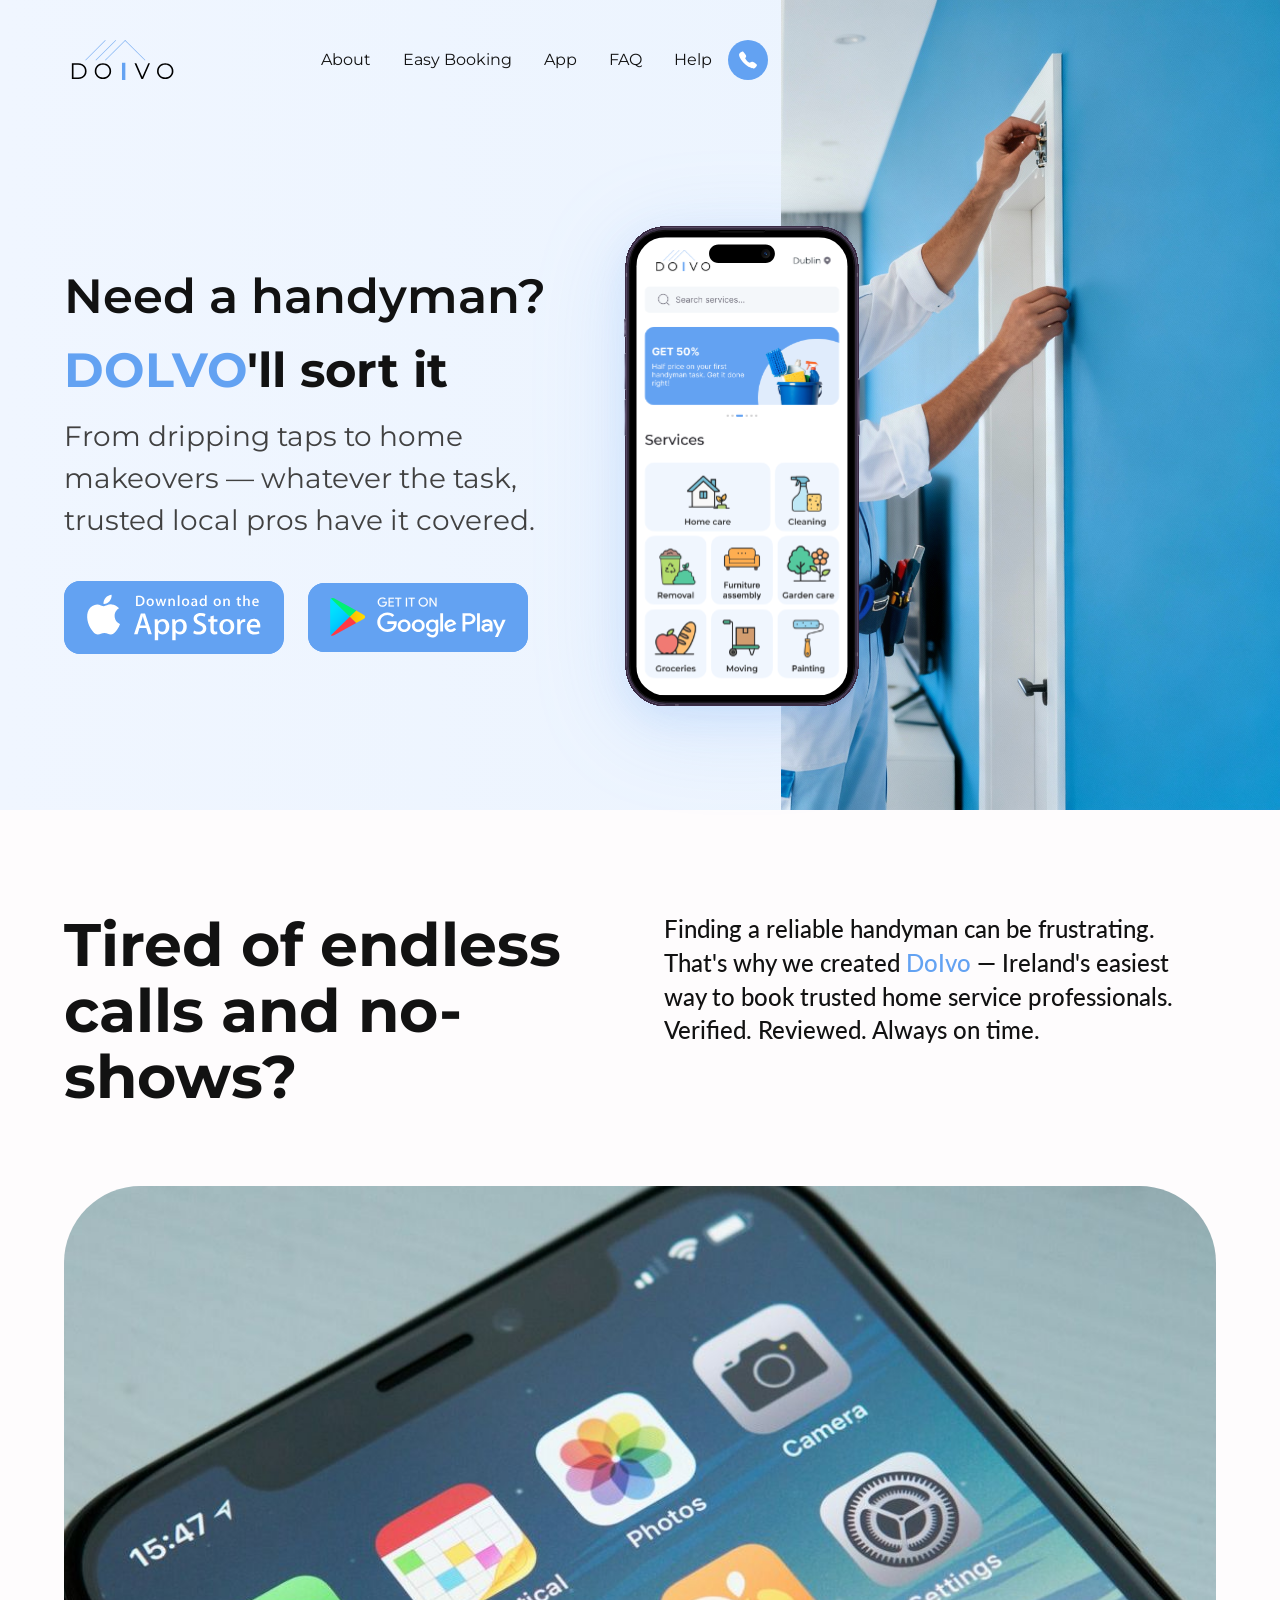
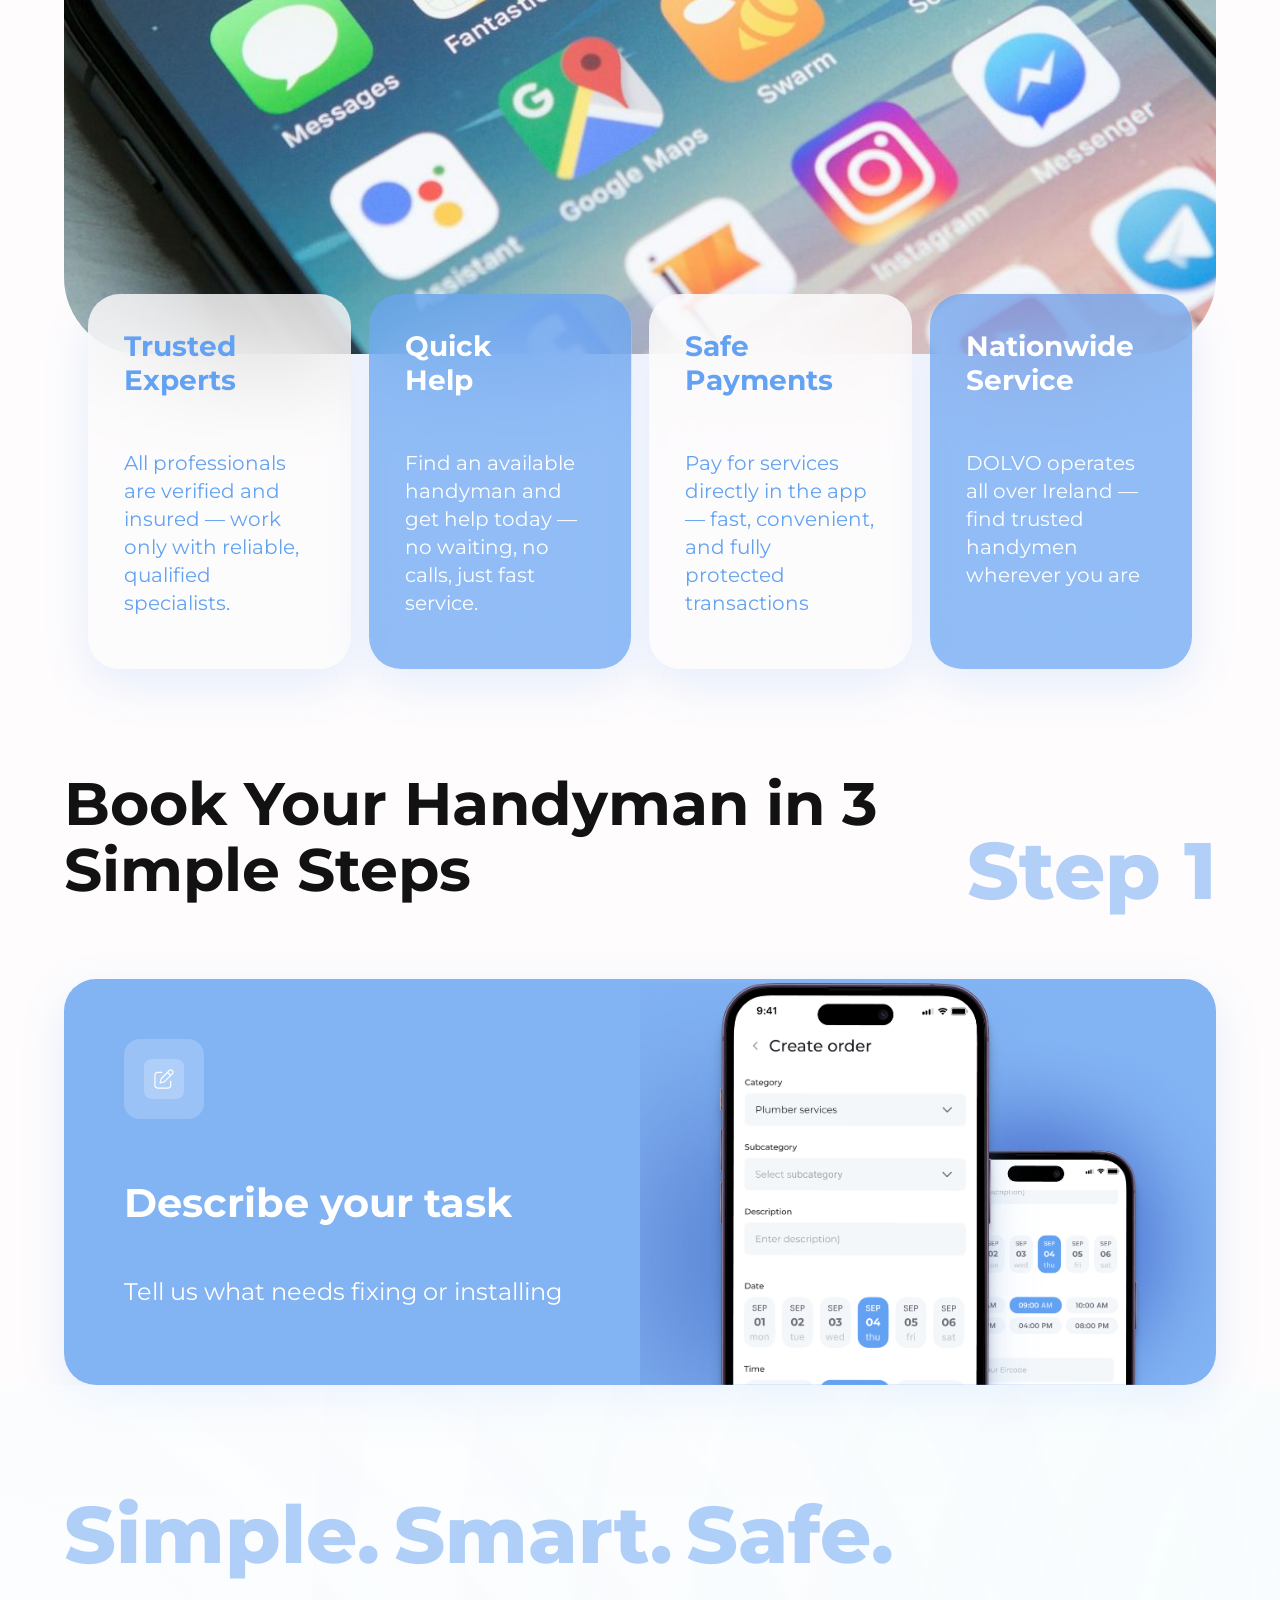
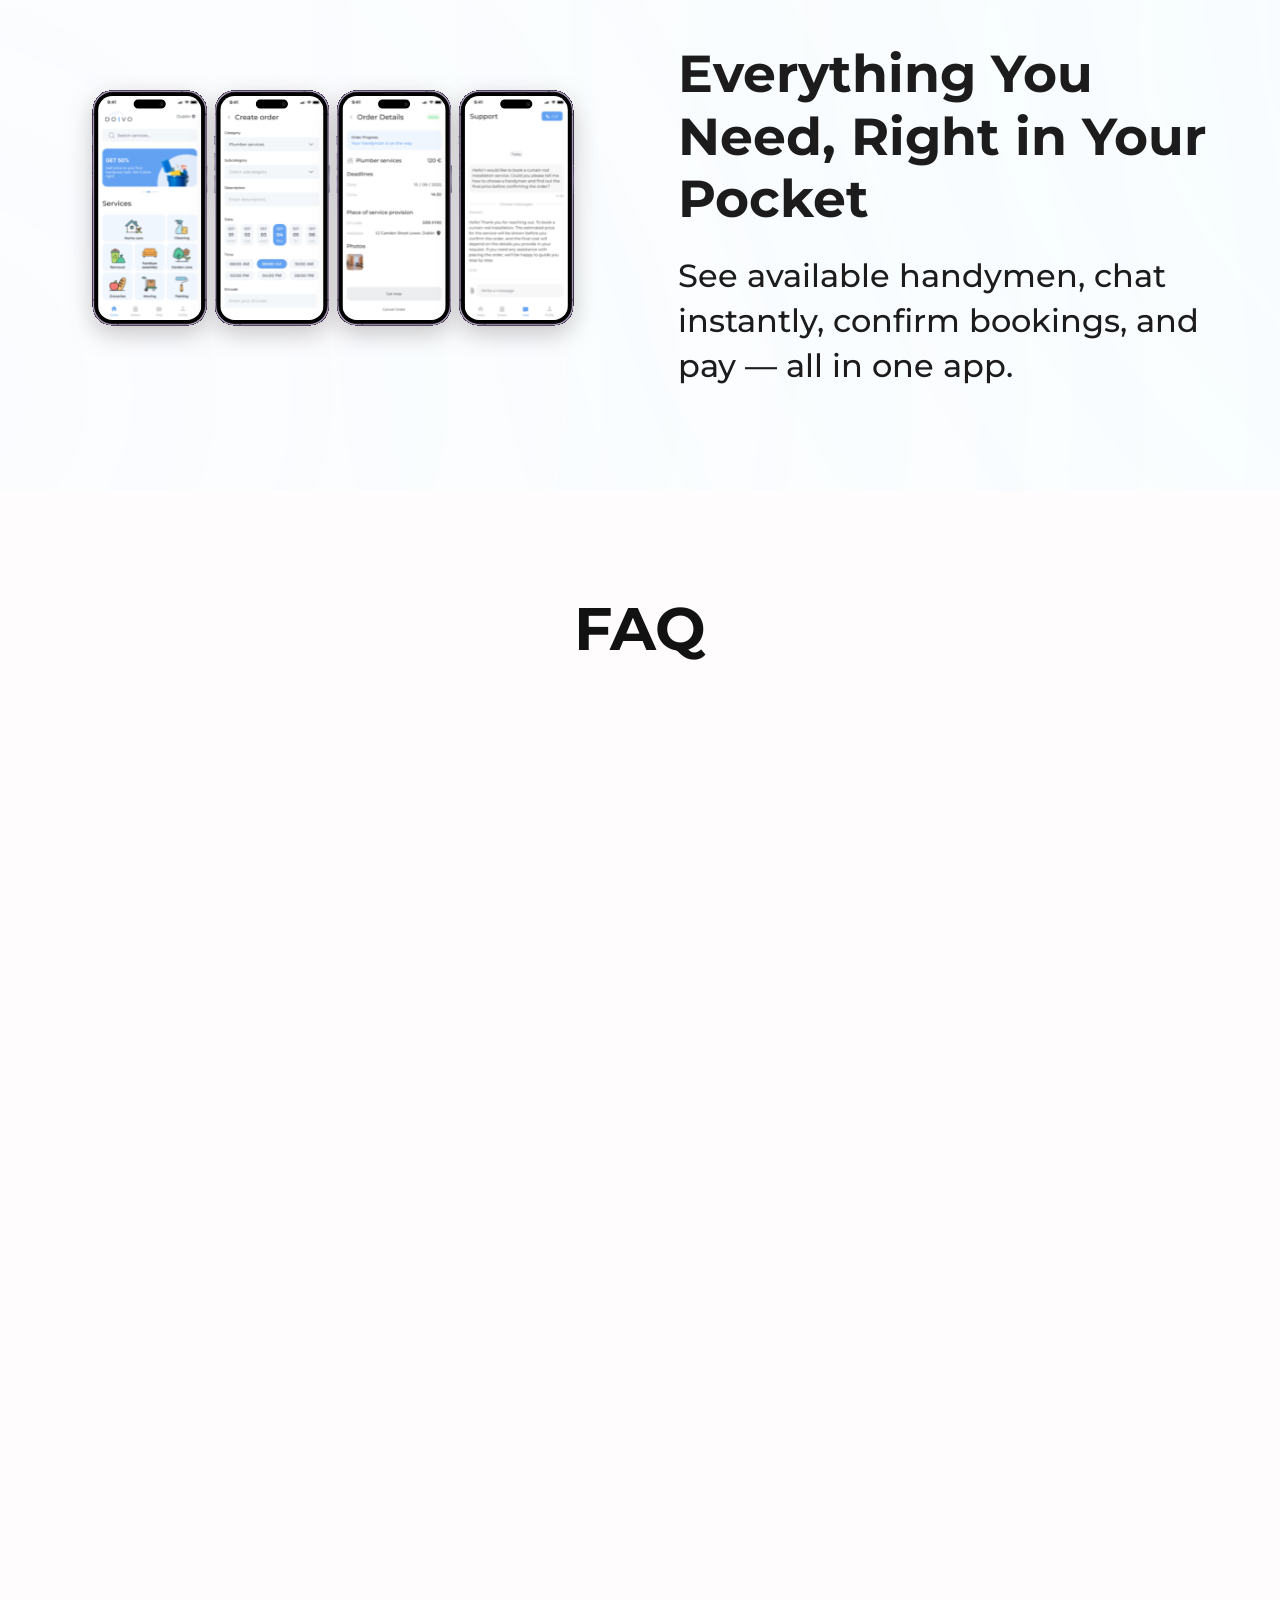
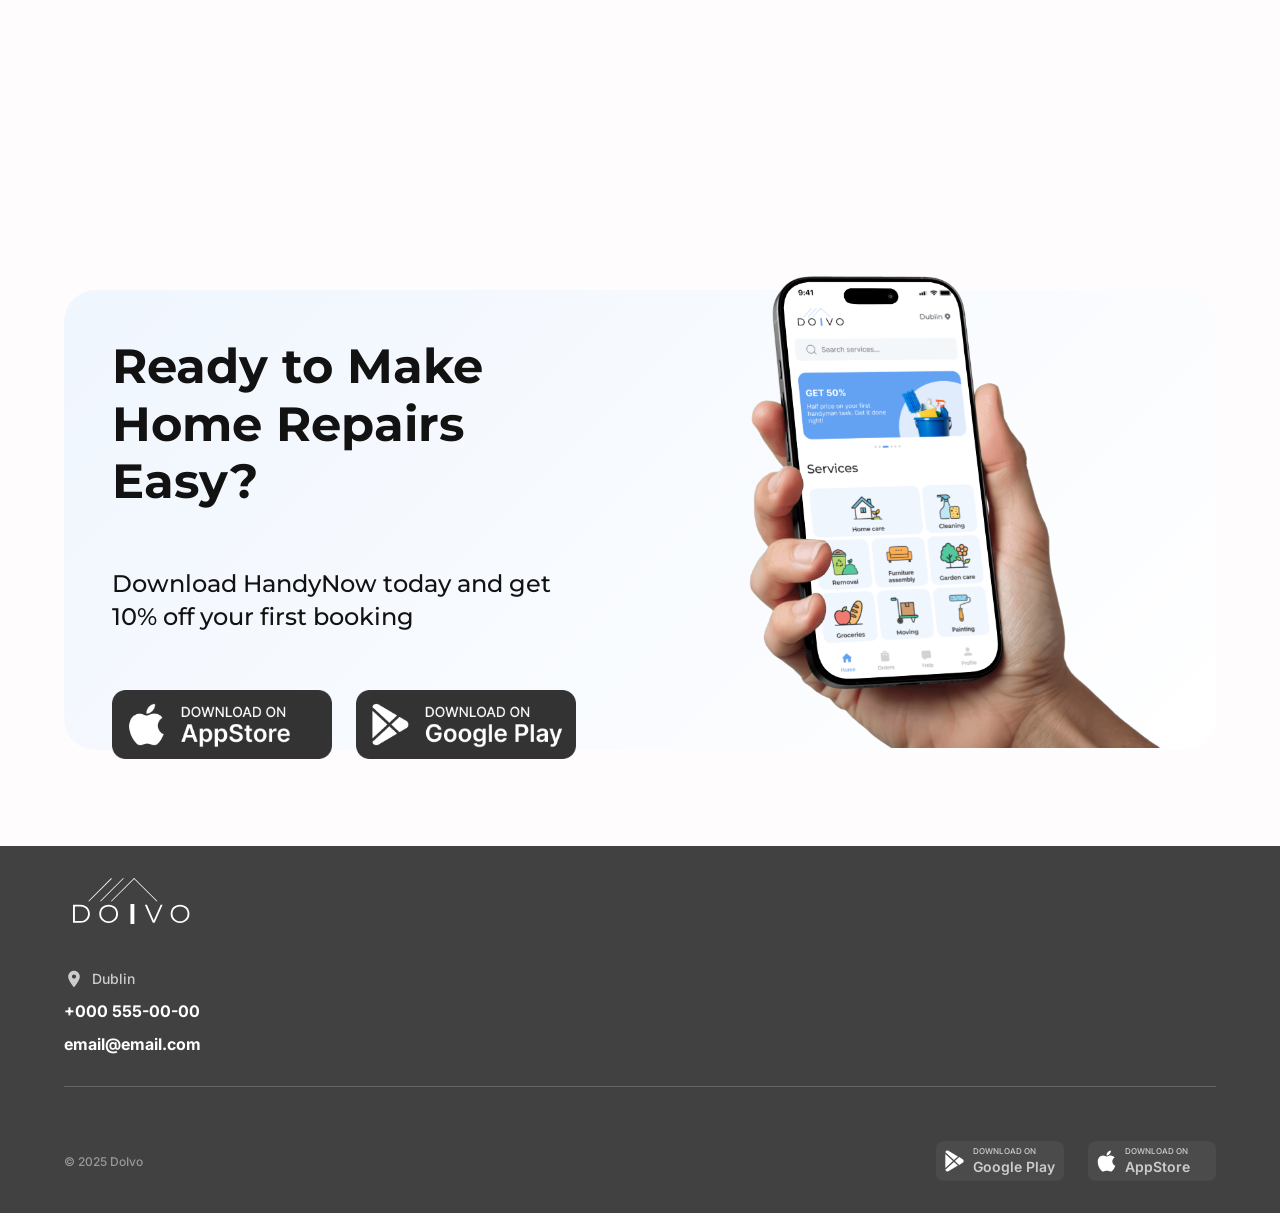
<file: index.html>
<!DOCTYPE html>
<html lang="en">
<head>
    <meta charset="UTF-8">
    <meta name="viewport" content="width=device-width, initial-scale=1.0, viewport-fit=cover, maximum-scale=1.0, user-scalable=no">
    <title>DOLVO - Handyman Services</title>
    <link rel="stylesheet" href="styles.css">
    <!-- <link rel="stylesheet" href="responsive.css"> -->
    <link rel="preconnect" href="https://fonts.googleapis.com">
    <link rel="preconnect" href="https://fonts.gstatic.com" crossorigin>
    <link href="https://fonts.googleapis.com/css2?family=Montserrat:wght@400;500;600;700;800&family=Lato:wght@400;500&family=Poppins:wght@400&family=Inter:wght@400;500;600;700&display=swap" rel="stylesheet">
</head>
<body>
  
    <!-- header Section -->
 
    <section class="header">
        <!-- Mobile Header Bar -->
        <div class="mobile-header-bar">
            <button class="mobile-menu-toggle" aria-label="Toggle menu">
                <span class="hamburger"></span>
            </button>
            <div class="mobile-logo">
                <img src="./images/logo-dolvo.svg" alt="DOLVO logo">
            </div>
            <a href="tel:+00055500000" class="mobile-phone-icon" aria-label="Call us">
                <img src="./images/phone-icon.svg" alt="Phone">
            </a>
        </div>

        <div class="header-container">
            <div class="header-content">
                <div class="left-block">
                    <div class="menu">
                        <img class="logo-img" src="./images/logo-dolvo.svg" alt="dolvo logo">
                        <ul class="menu-list">
                            <li class="menu-item"><a href="#about">About</a></li>
                            <li class="menu-item"><a href="#about">Easy Booking</a></li>
                            <li class="menu-item"><a href="#about">App</a></li>
                            <li class="menu-item"><a href="#about">FAQ</a></li>
                            <li class="menu-item"><a href="#about">Help <img src="./images/phone-icon.svg" alt="Phone" class="phone-icon"></a></li>

                        </ul>
                    </div>
                    <div class="desc-block">
                        <div class="title-desc">
                            <h1>Need a handyman?</h1>
                            <h2><span class="accent">DOLVO</span>'ll sort it </h2>
                            <span class="subtitle">From dripping taps to home makeovers — whatever the task, trusted local pros have it covered.
                            </span>
                        </div>
                        <div class="hero-cta-buttons">
                            <a href="https://apps.apple.com" target="_blank" class="app-store-button" aria-label="Download on App Store">
                                <img src="./images/button-app-store.svg" alt="Download on App Store" class="button-svg">
                            </a>
                            <a href="https://play.google.com" target="_blank" class="google-play-button" aria-label="Download on Google Play">
                                <img src="./images/button-google-play.svg" alt="Download on Google Play" class="button-svg">
                            </a>
                        </div>
                    </div>
                </div>
                <div class="right-block">
                </div>
                <div class="phone-block">
                    <img src="./images/phone-mockup.svg" alt="dolvo app"/>
                </div>
            </div>
        </div>

        <!-- Mobile Menu Overlay -->
        <div class="mobile-menu-overlay"></div>

        <!-- Mobile Menu -->
        <div class="mobile-menu">
            <div class="mobile-menu-header">
                <img src="./images/logo-dolvo.svg" alt="DOLVO logo" class="mobile-menu-logo">
                <button class="mobile-menu-close" aria-label="Close menu">&times;</button>
            </div>
            <nav class="mobile-nav">
                <a href="#about" class="mobile-nav-link">About</a>
                <a href="#booking" class="mobile-nav-link">Easy Booking</a>
                <a href="#app" class="mobile-nav-link">App</a>
                <a href="#faq" class="mobile-nav-link">FAQ</a>
                <a href="tel:+00055500000" class="mobile-nav-link mobile-nav-link-phone">
                    <span>Help</span>
                    <img src="./images/phone-icon.svg" alt="Phone" class="mobile-nav-phone-icon">
                </a>
            </nav>
        </div>
    </section>


    <!-- About Section -->
    <section class="about" id="about">
        <div class="container">
            <div class="about-content">
                <div class="about-text">
                    <h2 class="about-title">Tired of endless calls and no-shows?</h2>
                    <p class="about-description">
                        Finding a reliable handyman can be frustrating.<br>
                        That's why we created <span class="accent">DoIvo</span> — Ireland's easiest way to book trusted home service professionals.<br>
                        Verified. Reviewed. Always on time.
                    </p>
                </div>
                <div class="about-visual">
                    <div class="about-video">
                        <img src="images/video-placeholder-694046.png" alt="Video placeholder" class="video-thumbnail">
                    </div>
                    <div class="about-cards">
                        <div class="card card-light">
                            <h3 class="card-title">Trusted Experts</h3>
                            <p class="card-description">All professionals are verified and insured — work only with reliable, qualified specialists.</p>
                        </div>
                        <div class="card card-accent">
                            <h3 class="card-title">Quick<br>Help</h3>
                            <p class="card-description">Find an available handyman and get help today — no waiting, no calls, just fast service.</p>
                        </div>
                        <div class="card card-light">
                            <h3 class="card-title">Safe Payments</h3>
                            <p class="card-description">Pay for services directly in the app — fast, convenient, and fully protected transactions</p>
                        </div>
                        <div class="card card-accent">
                            <h3 class="card-title">Nationwide Service</h3>
                            <p class="card-description">DOLVO operates all over Ireland — find trusted handymen wherever you are</p>
                        </div>
                    </div>
                </div>
            </div>
        </div>
    </section>

    <!-- Easy Booking Section -->
    <section class="easy-booking" id="booking">
        <div class="container">
            <div class="booking-content">
                <div class="booking-header">
                    <h2 class="booking-title">Book Your Handyman in 3 Simple Steps</h2>
                    <div class="step-indicator">Step 1</div>
                </div>
                <div class="booking-card">
                    <div class="booking-card-content">
                        <div class="booking-icon">
                            <img src="images/task-icon.svg" alt="Describe task">
                        </div>
                        <div class="booking-text">
                            <h3 class="booking-card-title">Describe your task</h3>
                            <p class="booking-card-description">Tell us what needs fixing or installing</p>
                        </div>
                    </div>
                    <div class="booking-image">
                        <img src="images/booking-illustration.png" alt="Booking process">
                    </div>
                </div>
            </div>
        </div>
    </section>

    <!-- App Section -->
    <section class="app-section" id="app">
        <div class="app-background">
            <div class="app-ellipse app-ellipse-1"></div>
            <div class="app-ellipse app-ellipse-2"></div>
        </div>
        <div class="container">
            <div class="app-content">
                <div class="app-features">
                    <span class="app-feature">Simple.</span>
                    <span class="app-feature">Smart.</span>
                    <span class="app-feature">Safe.</span>
                </div>
                <div class="app-content-bottom">
                    <div class="app-text-block">
                        <div class="app-text">
                            <h2 class="app-title">Everything You Need, Right in Your Pocket</h2>
                            <p class="app-description">See available handymen, chat instantly, confirm bookings, and pay — all in one app.</p>
                        </div>
                    </div>
                    <div class="app-devices">
                        <img src="images/app-devices.svg" alt="App devices" class="app-devices-img">
                    </div>
                </div>
            </div>
        </div>
    </section>

    <!-- FAQ Section -->
    <section class="faq-section" id="faq">
        <div class="container">
            <h2 class="faq-title">FAQ</h2>
            <div class="faq-content">
                <div class="faq-item">
                    <div class="faq-question">
                        <span class="question-text">How does it work?</span>
                        <img src="images/arrow-down.svg" alt="Expand" class="faq-arrow">
                    </div>
                </div>
                <div class="faq-item faq-item-active">
                    <div class="faq-question">
                        <span class="question-text">What is DOLVO?</span>
                        <img src="images/arrow-up.svg" alt="Collapse" class="faq-arrow">
                    </div>
                    <div class="faq-answer">
                        <p>DOLVO is your go-to handyman service in Ireland. We make it easy to book reliable home repairs, maintenance, and quick fixes — all handled by our own professional team. No searching, no waiting — just simple, fast, quality help.</p>
                    </div>
                </div>
                <div class="faq-item">
                    <div class="faq-question">
                        <span class="question-text">Who will come to do the job?</span>
                        <img src="images/arrow-down.svg" alt="Expand" class="faq-arrow">
                    </div>
                </div>
                <div class="faq-item">
                    <div class="faq-question">
                        <span class="question-text">Can I book an urgent job?</span>
                        <img src="images/arrow-down.svg" alt="Expand" class="faq-arrow">
                    </div>
                </div>
                <div class="faq-item">
                    <div class="faq-question">
                        <span class="question-text">How do I pay?</span>
                        <img src="images/arrow-down.svg" alt="Expand" class="faq-arrow">
                    </div>
                </div>
                <div class="faq-item">
                    <div class="faq-question">
                        <span class="question-text">What if I'm not happy with the service?</span>
                        <img src="images/arrow-down.svg" alt="Expand" class="faq-arrow">
                    </div>
                </div>
            </div>
        </div>
    </section>

    <!-- CTA Section -->
    <section class="cta-section">
        <div class="container">
            <div class="cta-content">
                <div class="cta-image">
                    <img src="images/cta-hand-phone-39fcc8.png" alt="Hand holding phone" class="cta-main-image">
                </div>
                <div class="cta-text">
                    <h2 class="cta-title">Ready to Make Home Repairs Easy?</h2>
                    <p class="cta-description">Download HandyNow today and get 10% off your first booking</p>
                    <div class="cta-buttons">
                        <a href="#" class="app-button app-store">
                            <img src="images/button-app-store-black.png" alt="Download on the App Store" class="app-button-image">
                        </a>
                        <a href="#" class="app-button google-play">
                            <img src="images/button-google-play-black.png" alt="Get it on Google Play" class="app-button-image">
                        </a>
                    </div>
                </div>
            </div>
        </div>
    </section>

  

    <!-- Footer -->
    <footer class="footer">
        <div class="container">
            <div class="footer-content">
                <div class="footer-main">
                    <div class="footer-info">
                        <div class="footer-logo">
                            <img src="images/logo-white.svg" alt="DOLVO" class="footer-logo-img">
                        </div>
                        <div class="footer-contact">
                            <div class="contact-item">
                                <img src="images/location-icon.svg" alt="Location" class="contact-icon">
                                <span class="contact-text">Dublin</span>
                            </div>
                            <div class="contact-phone">+000 555-00-00</div>
                            <div class="contact-email">email@email.com</div>
                        </div>
                    </div>
                </div>
                <div class="footer-bottom">
                    <div class="footer-copyright">© 2025 DoIvo</div>
                    <div class="footer-apps">
                        <a href="#" class="footer-app-button">
                            <img src="images/google-play-icon.svg" alt="Google Play" class="footer-app-icon">
                            <div class="footer-app-text">
                                <span class="footer-app-available">download on</span>
                                <span class="footer-app-name">Google Play</span>
                            </div>
                        </a>
                        <a href="#" class="footer-app-button">
                            <img src="images/apple-icon.svg" alt="App Store" class="footer-app-icon">
                            <div class="footer-app-text">
                                <span class="footer-app-available">download on</span>
                                <span class="footer-app-name">AppStore</span>
                            </div>
                        </a>
                    </div>
                </div>
            </div>
        </div>
    </footer>

    <script src="script.js"></script>

</body>
</html>
</file>
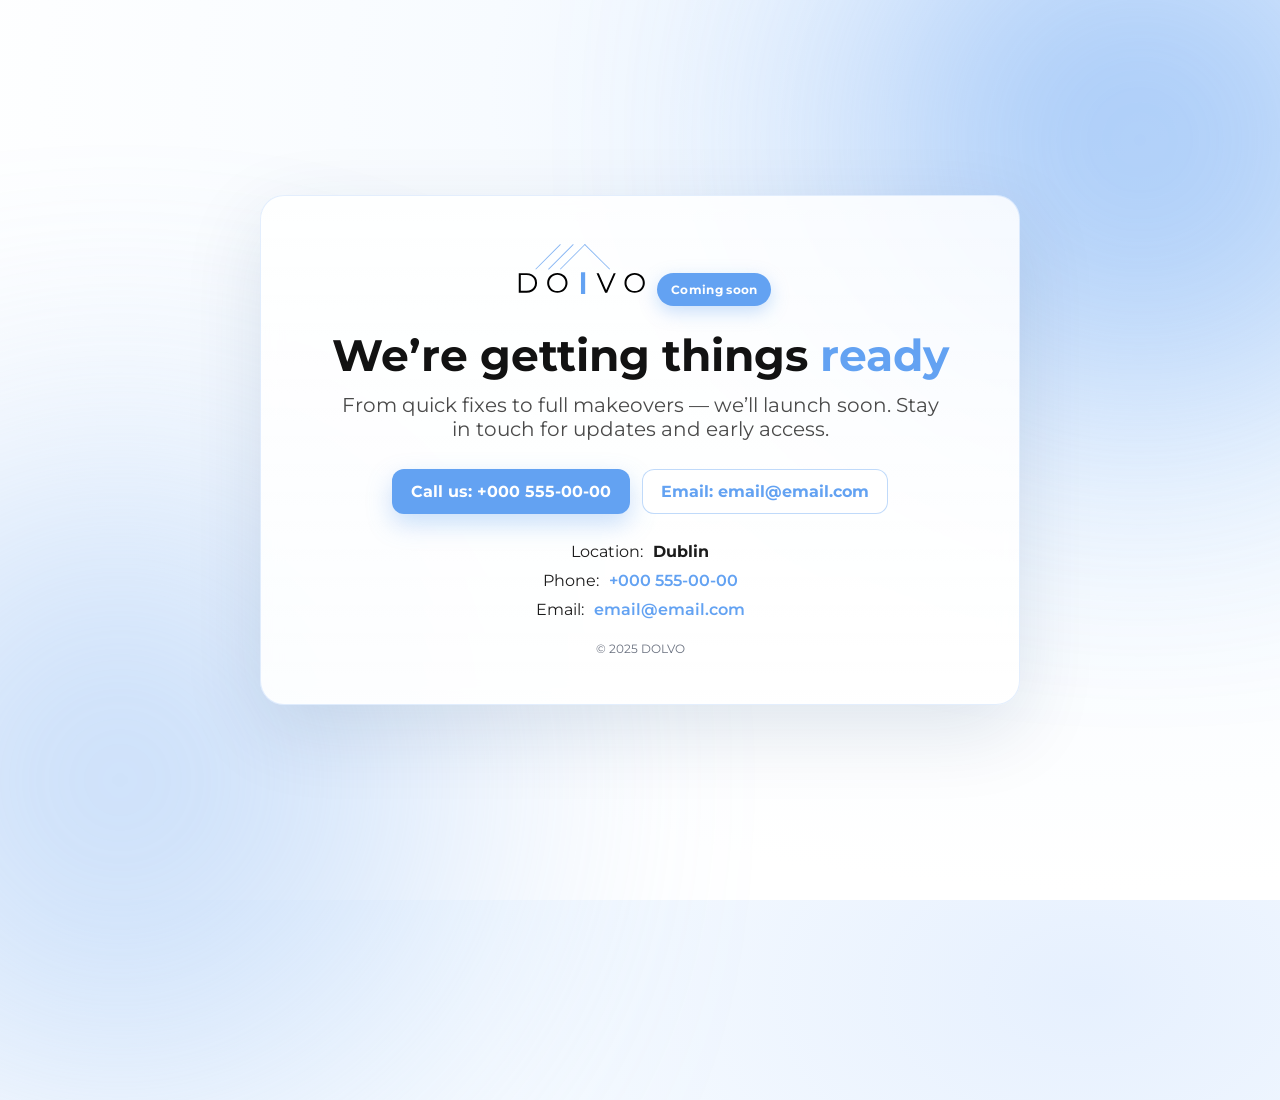
<file: coming-soon.html>
<!DOCTYPE html>
<html lang="en">
<head>
    <meta charset="UTF-8">
    <meta name="viewport" content="width=device-width, initial-scale=1.0">
    <meta name="theme-color" content="#63a2f2">
    <title>DOLVO — Coming Soon</title>
    <link rel="preconnect" href="https://fonts.googleapis.com">
    <link rel="preconnect" href="https://fonts.gstatic.com" crossorigin>
    <link href="https://fonts.googleapis.com/css2?family=Montserrat:wght@400;600;700&display=swap" rel="stylesheet">
    <style>
        :root { --brand:#63a2f2; --brand-2:#85b5f3; --text:#121212; --muted:#4a4a4a; --card:#ffffff; --shadow:rgba(12,47,96,0.12); }
        * { box-sizing: border-box; }
        html, body { height: 100%; }
        body {
            margin: 0;
            font-family: Montserrat, system-ui, -apple-system, Segoe UI, Roboto, Ubuntu, Cantarell, "Helvetica Neue", Arial, "Noto Sans", "Apple Color Emoji", "Segoe UI Emoji";
            color: var(--text);
            background: radial-gradient(1200px 800px at 85% 10%, #e6f0fe 0%, #f7fbff 50%, #ffffff 100%);
            min-height: 100dvh;
            display: grid;
            place-items: center;
            position: relative;
            overflow: hidden;
        }
        .bg-blob { position:absolute; filter: blur(140px); opacity:.6; pointer-events:none; }
        .bg-blob.b1 { width: 520px; height: 520px; background: #63a2f2; top: -120px; right: -120px; border-radius: 50%; }
        .bg-blob.b2 { width: 640px; height: 640px; background: #85b5f3; bottom: -200px; left: -200px; border-radius: 50%; opacity:.45; }
        .card {
            background: linear-gradient(180deg, rgba(255,255,255,0.85), rgba(255,255,255,0.92));
            -webkit-backdrop-filter: blur(10px);
            backdrop-filter: blur(10px);
            border-radius: 24px;
            padding: 48px 36px;
            width: min(760px, 92vw);
            box-shadow: 0 24px 80px var(--shadow);
            text-align: center;
            border: 1px solid rgba(99,162,242,0.18);
        }
        .logo { display:inline-flex; align-items:center; justify-content:center; margin-bottom: 24px; }
        .logo img { height: 50px; width:auto; display:block; }
        .badge { display:inline-block; background: var(--brand); color:#fff; border-radius: 999px; padding: 9px 14px; font-weight: 700; letter-spacing: .3px; font-size: 12px; box-shadow: 0 6px 18px rgba(99,162,242,.35); }
        h1 { margin: 12px 0 12px; font-size: clamp(32px, 4.2vw, 44px); line-height: 1.15; font-weight: 700; }
        h1 .accent { color: var(--brand); }
        .tagline { margin: 0 auto 28px; font-size: clamp(16px, 2.1vw, 20px); color: var(--muted); max-width: 46ch; }
        .cta {
            display:flex; gap:12px; justify-content:center; flex-wrap:wrap; margin-top: 8px;
        }
        .btn { display:inline-flex; align-items:center; justify-content:center; gap:10px; padding:12px 18px; border-radius:12px; font-weight:700; text-decoration:none; border:1px solid transparent; transition:.2s ease; }
        .btn.primary { background: var(--brand); color:#fff; box-shadow: 0 10px 24px rgba(99,162,242,.35); }
        .btn.primary:hover { filter: brightness(1.05); transform: translateY(-1px); }
        .btn.outline { background: #fff; color: var(--brand); border-color: rgba(99,162,242,.4); }
        .btn.outline:hover { background: #f3f8ff; }
        .contacts { margin-top: 28px; display: grid; gap: 10px; justify-items:center; color:#1c1c1c; }
        .contacts .row { display:flex; gap:10px; align-items:center; }
        .contacts a { color: var(--brand); text-decoration:none; font-weight:600; }
        .contacts a:hover { text-decoration: underline; }
        footer { margin-top: 22px; font-size: 12px; color: #6b7280; }
        @media (max-width: 480px) {
            .logo img { height: 42px; }
            .card { padding: 36px 22px; }
        }
    </style>
    <meta name="robots" content="noindex, nofollow">
</head>
<body>
    <div class="bg-blob b1"></div>
    <div class="bg-blob b2"></div>
    <main class="card" role="main">
        <div class="logo">
            <img src="images/logo-dolvo.svg" alt="DOLVO logo">
        </div>
        <span class="badge">Coming soon</span>
        <h1>We’re getting things <span class="accent">ready</span></h1>
        <p class="tagline">From quick fixes to full makeovers — we’ll launch soon. Stay in touch for updates and early access.</p>

        <div class="cta" role="group" aria-label="Contact actions">
            <a class="btn primary" href="tel:+0005550000">Call us: +000 555-00-00</a>
            <a class="btn outline" href="mailto:email@email.com">Email: email@email.com</a>
        </div>

        <div class="contacts" aria-label="Contacts">
            <div class="row">Location: <strong>Dublin</strong></div>
            <div class="row">Phone: <a href="tel:+0005550000">+000 555-00-00</a></div>
            <div class="row">Email: <a href="mailto:email@email.com">email@email.com</a></div>
        </div>
        <footer>© 2025 DOLVO</footer>
    </main>
</body>
</html>
</file>
<file: styles.css>
/* CSS Variables */
:root {
    /* Colors */
    --color-primary: #63A2F2;
    --color-primary-50: rgba(99, 162, 242, 0.5);
    --color-primary-70: rgba(99, 162, 242, 0.7);
    --color-primary-80: rgba(99, 162, 242, 0.8);

    --color-black: #121212;
    --color-black-80: #414141;
    --color-black-60: #676767;
    --color-black-40: #999999;
    --color-black-20: #CCCCCC;

    --color-white: #FFFFFF;
    --color-white-20: rgba(255, 255, 255, 0.2);

    --color-accent: #63A2F2;
    --color-text: #2E2E2E;
    --color-text-light: #1C1C1C;

    --color-background: rgba(251, 247, 250, 0.36);
    --color-background-light: rgba(254, 254, 254, 0.36);
    --color-background-card: rgba(253, 252, 253, 0.8);

    --color-border: rgba(99, 162, 242, 0.3);
    --color-border-dark: rgba(129, 129, 129, 0.3);

    /* Typography */
    --font-primary: 'Montserrat', sans-serif;
    --font-secondary: 'Lato', sans-serif;
    --font-tertiary: 'Poppins', sans-serif;
    --font-quaternary: 'Inter', sans-serif;

    /* Font Sizes */
    --text-xs: 10px;
    --text-sm: 12px;
    --text-base: 14px;
    --text-lg: 16px;
    --text-xl: 20px;
    --text-2xl: 24px;
    --text-3xl: 28px;
    --text-4xl: 32px;
    --text-5xl: 40px;
    --text-6xl: 48px;
    --text-7xl: 52px;
    --text-8xl: 60px;
    --text-9xl: 80px;

    /* Font Weights */
    --weight-normal: 400;
    --weight-medium: 500;
    --weight-semibold: 600;
    --weight-bold: 700;
    --weight-extrabold: 800;

    /* Spacing */
    --space-1: 4px;
    --space-2: 8px;
    --space-3: 12px;
    --space-4: 16px;
    --space-5: 20px;
    --space-6: 24px;
    --space-8: 32px;
    --space-10: 40px;
    --space-12: 48px;
    --space-16: 64px;
    --space-20: 80px;
    --space-24: 96px;
    --space-32: 128px;

    /* Border Radius */
    --radius-sm: 8px;
    --radius-md: 16px;
    --radius-lg: 24px;
    --radius-xl: 32px;
    --radius-full: 50%;

    /* Shadows */
    --shadow-sm: 0px 1px 2px rgba(0, 0, 0, 0.05);
    --shadow-md: 0px 4px 6px rgba(0, 0, 0, 0.1);
    --shadow-lg: 0px 10px 15px rgba(0, 0, 0, 0.1);
    --shadow-xl: 0px 20px 25px rgba(0, 0, 0, 0.1);
    --shadow-2xl: 0px 25px 50px rgba(0, 0, 0, 0.25);
    --shadow-primary: 0px 15px 45px rgba(99, 162, 242, 0.16);

    /* Transitions */
    --transition-fast: 0.15s ease-in-out;
    --transition-normal: 0.3s ease-in-out;
    --transition-slow: 0.5s ease-in-out;
}

/* Reset and Base Styles */
* {
    margin: 0;
    padding: 0;
    box-sizing: border-box;
}

html {
    scroll-behavior: smooth;
}

body {
    font-family: var(--font-primary);
    line-height: 1.6;
    color: var(--color-black);
    background-color: var(--color-white);
    overflow-x: hidden;
    position: relative;
}

.container {
    max-width: 1920px;
    margin: 0 auto;
    padding: 0 var(--space-20);
}

/* Typography */
h1,
h2,
h3,
h4,
h5,
h6 {
    font-weight: var(--weight-bold);
    line-height: 1.2;
    margin-bottom: var(--space-4);
}

h1 {
    font-size: var(--text-9xl);
    font-weight: var(--weight-semibold);
}

h2 {
    font-size: var(--text-8xl);
    font-weight: var(--weight-bold);
}

h3 {
    font-size: var(--text-3xl);
    font-weight: var(--weight-bold);
}

p {
    margin-bottom: var(--space-4);
    line-height: 1.5;
}

/* Header Styles */
.header {
    display: flex;
    flex-direction: column;
    width: 100%;
    background: #F0F6FE;
    z-index: 1000;
    min-height: 900px;
    position: relative;
}

.header-container {
    display: flex;
    flex-direction: column;
    width: 100%;
    height: 100%;
}

.header-content {
    display: flex;
    flex-direction: row;
    align-items: stretch;
    justify-content: space-between;
    flex: 1;
    width: 100%;
    padding: 0 0 0 var(--space-20);
    position: relative;
    overflow: visible;
    background: linear-gradient(to right, #F0F6FF, #EAF3FE);
}

.left-block {
    display: flex;
    flex-direction: column;
    align-items: flex-start;
    justify-content: flex-start;
    width: 58%;
    z-index: 10;
    padding-right: var(--space-10);
    padding-top: 40px;
}

.menu {
    display: flex;
    flex-direction: row;
    align-items: center;
    justify-content: flex-start;
    width: 100%;
    margin-bottom: var(--space-8);
    z-index: 10;
    flex-shrink: 0;
    gap: 21%;
}

.right-block {
    display: flex;
    flex-direction: row;
    align-items: center;
    justify-content: center;
    width: 41%;
    background-image: url('./images/banner_bg.png');
    background-repeat: no-repeat;
    background-position: right center;
    background-size: cover;
    min-height: 900px;
    height: 100%;
    position: relative;
}

.logo-img {
    height: 40px;
    width: auto;
    display: block;
}

.menu-list {
    display: flex;
    align-items: center;
    justify-content: flex-end;
    gap: 2rem;
    list-style: none;
    margin: 0;
    padding: 0;
}

@media (max-width: 768px) {
    .menu-list {
        gap: 1rem;
    }
}

@media (max-width: 480px) {
    .menu-list {
        flex-direction: column;
        gap: 0.5rem;
        align-items: flex-end;
    }
}

.desc-block {
    display: flex;
    flex-direction: column;
    align-items: flex-start;
    justify-content: center;
    width: 100%;
    margin: auto 0;
}

.title-desc {
    display: flex;
    flex-direction: column;
    gap: var(--space-4);
}

.subtitle {
    font-family: Montserrat;
    font-weight: 400;
    font-style: Regular;
    font-size: 28px;
    line-height: 150%;
    vertical-align: middle;
    color: #414141;
    text-align: left;
    letter-spacing: -0.0089;
    width: 80%;
}

.title-desc h1 {
    font-size: clamp(28px, 3vw + 1rem, 72px);
    font-weight: var(--weight-semibold);
    line-height: 1.2;
    color: var(--color-black);
    margin: 0;
}

.title-desc h2 {
    font-size: clamp(28px, 3vw + 1rem, 72px);
    font-weight: var(--weight-bold);
    line-height: 1.2;
    color: var(--color-black);
    margin: 0;
}

.accent {
    color: var(--color-primary);
}

.phone-block {
    position: absolute;
    left: 58%;
    top: 50%;
    transform: translate(-50%, -50%);
    z-index: 20;
    display: flex;
    align-items: center;
    justify-content: center;
    pointer-events: none;
    width: auto;
    max-width: 400px;
}

.phone-block img {
    max-width: 100%;
    height: auto;
    max-height: 600px;
    object-fit: contain;
    filter: drop-shadow(0px 15px 45px rgba(99, 162, 242, 0.16));
}

.menu-item {
    list-style: none;
    margin: 0;
    padding: 0;
}

.menu-item>a {
    display: flex;
    align-items: center;
    font-family: Montserrat;
    font-weight: 400;
    font-size: 16px;
    line-height: 130%;
    letter-spacing: 0%;
    color: var(--color-black);
    text-decoration: none;
    transition: var(--transition-normal);
    position: relative;
    white-space: nowrap;
}

.menu-item>a:hover {
    color: var(--color-primary);
}

.menu-item .phone-icon {
    margin-left: 16px;
    vertical-align: middle;
}

/* Mobile Header Bar */
.mobile-header-bar {
    display: none;
    position: fixed;
    top: 0;
    left: 0;
    right: 0;
    height: 60px;
    background: var(--color-white);
    box-shadow: 0 2px 10px rgba(0, 0, 0, 0.1);
    z-index: 1100;
    justify-content: space-between;
    align-items: center;
    padding: 0 20px;
    transition: transform 0.3s ease-in-out, opacity 0.3s ease-in-out;
}

.mobile-header-bar.hidden {
    transform: translateY(-100%);
    opacity: 0;
    pointer-events: none;
}

.mobile-menu-toggle {
    background: transparent;
    border: none;
    cursor: pointer;
    padding: 8px;
    position: relative;
    z-index: 1001;
    width: 40px;
    height: 40px;
    display: flex;
    align-items: center;
    justify-content: center;
}

.hamburger {
    display: block;
    width: 24px;
    height: 2px;
    background: var(--color-black);
    position: relative;
    transition: var(--transition-normal);
}

.hamburger::before,
.hamburger::after {
    content: '';
    position: absolute;
    width: 24px;
    height: 2px;
    background: var(--color-black);
    transition: var(--transition-normal);
    left: 0;
}

.hamburger::before {
    top: -8px;
}

.hamburger::after {
    top: 8px;
}

.mobile-menu-toggle.active .hamburger {
    background: transparent;
}

.mobile-menu-toggle.active .hamburger::before {
    transform: rotate(45deg);
    top: 0;
}

.mobile-menu-toggle.active .hamburger::after {
    transform: rotate(-45deg);
    top: 0;
}

.mobile-logo {
    position: absolute;
    left: 50%;
    transform: translateX(-50%);
}

.mobile-logo img {
    height: 30px;
    width: auto;
}

.mobile-phone-icon {
    display: flex;
    align-items: center;
    justify-content: center;
    text-decoration: none;
    transition: var(--transition-normal);
}

.mobile-phone-icon img {
    width: 40px;
    height: 40px;
}

.mobile-phone-icon:hover {
    opacity: 0.7;
}

/* Mobile Menu Overlay */
.mobile-menu-overlay {
    display: none;
    position: fixed;
    top: 0;
    left: 0;
    right: 0;
    bottom: 0;
    background: rgba(0, 0, 0, 0.5);
    z-index: 998;
    opacity: 0;
    visibility: hidden;
    pointer-events: none;
    transition: opacity var(--transition-normal), visibility var(--transition-normal);
}

.mobile-menu-overlay.is-active {
    opacity: 1;
    visibility: visible;
    pointer-events: auto;
}

/* Mobile Menu */
.mobile-menu {
    display: none;
    position: fixed;
    top: 0;
    left: 0;
    width: 100%;
    max-width: 320px;
    height: 100vh;
    background: var(--color-white);
    z-index: 999;
    transform: translateX(-100%);
    transition: transform var(--transition-normal);
    padding: 2rem;
    flex-direction: column;
    overflow-y: auto;
}

.mobile-menu.is-active {
    transform: translateX(0);
}

.mobile-menu-header {
    display: flex;
    justify-content: space-between;
    align-items: center;
    margin-bottom: 3rem;
    padding-top: 1rem;
}

.mobile-menu-logo {
    height: 30px;
    width: auto;
}

.mobile-menu-close {
    background: transparent;
    border: none;
    font-size: 2.5rem;
    cursor: pointer;
    color: var(--color-black);
    padding: 0;
    line-height: 1;
    width: 40px;
    height: 40px;
    display: flex;
    align-items: center;
    justify-content: center;
    transition: var(--transition-normal);
}

.mobile-menu-close:hover {
    color: var(--color-primary);
}

.mobile-nav {
    display: flex;
    flex-direction: column;
    gap: 0;
}

.mobile-nav-link {
    font-family: var(--font-primary);
    font-weight: var(--weight-medium);
    font-size: 18px;
    color: var(--color-black);
    text-decoration: none;
    transition: var(--transition-normal);
    padding: 1rem 0;
    border-bottom: 1px solid rgba(0, 0, 0, 0.1);
    display: flex;
    align-items: center;
    justify-content: space-between;
}

.mobile-nav-link:hover {
    color: var(--color-primary);
}

.mobile-nav-link-phone {
    display: flex;
    align-items: center;
    justify-content: space-between;
}

.mobile-nav-phone-icon {
    width: 32px;
    height: 32px;
    margin-left: 8px;
}

body.menu-open {
    overflow: hidden;
}

/* Header Responsive Styles */
/* Очень большие экраны (2200px+) */
@media (min-width: 2201px) {
    .phone-block img {
        max-height: 700px;
    }

    .title-desc h1,
    .title-desc h2 {
        font-size: clamp(60px, 3vw + 1rem, 80px);
    }
}

/* Большие экраны (1920px+) */
@media (min-width: 1921px) {

    .title-desc h1,
    .title-desc h2 {
        font-size: clamp(60px, 3vw + 1rem, 80px);
    }
}

/* MacBook Pro 16 и большие ноутбуки (1600px - 1920px) */
@media (max-width: 1920px) and (min-width: 1601px) {

    .title-desc h1,
    .title-desc h2 {
        font-size: clamp(48px, 2.8vw + 1rem, 72px);
    }
}

/* MacBook 13 и стандартные ноутбуки (1440px - 1600px) */
@media (max-width: 1600px) and (min-width: 1441px) {

    .title-desc h1,
    .title-desc h2 {
        font-size: clamp(40px, 2.5vw + 1rem, 60px);
    }
}

/* MacBook Air и маленькие ноутбуки (1280px - 1440px) */
@media (max-width: 1440px) and (min-width: 1281px) {

    .title-desc h1,
    .title-desc h2 {
        font-size: clamp(36px, 2.5vw + 1rem, 56px);
    }
}

@media (max-width: 1440px) {
    .header {
        min-height: clamp(700px, 90vh, 900px);
    }

    .header-content {
        padding: 0 0 0 var(--space-16);
    }

    .left-block {
        padding-top: 40px;
        padding-right: var(--space-8);
    }

    .right-block {
        min-height: clamp(700px, 90vh, 900px);
    }

    .title-desc h1,
    .title-desc h2 {
        font-size: clamp(36px, 2.5vw + 1rem, 56px);
    }

    .phone-block {
        max-width: 350px;
        top: 59%;
    }

    .phone-block img {
        max-height: 550px;
    }
}

@media (max-width: 1200px) and (min-width: 1025px) {

    .title-desc h1,
    .title-desc h2 {
        font-size: clamp(30px, 2vw + 1rem, 48px);
    }

    .phone-block {
        max-width: 300px;
    }

    .phone-block img {
        max-height: 500px;
    }
}

@media (max-width: 1024px) {

    /* Show mobile header */
    .mobile-header-bar {
        display: flex;
    }

    .mobile-menu-overlay {
        display: block;
    }

    .mobile-menu {
        display: flex;
    }

    /* Hide desktop menu */
    .menu {
        display: none;
    }

    .header {
        min-height: auto;
        padding-top: 60px;
        padding-bottom: var(--space-10);
        position: relative;
        z-index: 1;
    }

    .header-container {
        position: relative;
        z-index: 1;
    }

    .header-content {
        flex-direction: column;
        gap: var(--space-8);
        position: relative;
        z-index: 1;
        width: 100%;
        padding: 0;
    }

    .left-block {
        width: 100%;
        padding-right: 0;
        padding-top: 24px;
        text-align: left;
        align-items: flex-start;
    }

    .right-block {
        width: 100%;
        min-height: 400px;
        order: -1;
    }

    /* Скрываем телефон на мобильных устройствах */
    .phone-block {
        display: none;
    }

    .desc-block {
        align-items: flex-start;
        padding: 0 25px;
    }

    .title-desc {
        align-items: flex-start;
        text-align: left;
    }

    .title-desc h1,
    .title-desc h2 {
        text-align: left;
        font-size: clamp(28px, 3.5vw + 0.5rem, 44px);
    }

    .subtitle {
        text-align: left;
    }

    .hero-cta-buttons {
        align-self: center;
        justify-content: center;
        flex-direction: column;
        width: 100%;
        gap: 16px;
    }

    .button-svg {
        width: 100%;
        max-width: 280px;
    }

    .logo-img {
        height: 32px;
    }

    .menu-list {
        gap: 1rem;
    }

    .menu-item>a {
        font-size: 14px;
    }
}

@media (max-width: 480px) {
    .header-content {
        padding: var(--space-4);
    }

    .left-block {
        padding-top: 20px;
    }

    .logo-img {
        height: 28px;
    }

    .menu-list {
        flex-wrap: wrap;
        justify-content: flex-start;
        gap: 0.75rem;
        width: 100%;
    }

    .menu-item>a {
        font-size: 14px;
    }

    .right-block {
        min-height: 150px;
    }

    .title-desc {
        align-items: flex-start;
        text-align: left;
        padding: 0 10px;
    }

    .title-desc h1,
    .title-desc h2 {
        text-align: left;
        font-size: clamp(20px, 6vw + 0.5rem, 32px);
    }

    .subtitle {
        text-align: left;
        font-size: 24PX;
    }

    .hero-cta-buttons {
        align-self: center;
        justify-content: center;
        flex-direction: column;
        width: 100%;
        gap: 12px;
        margin-top: 24px;
    }

    .button-svg {
        width: 100%;
        max-width: 250px;
    }

    /* Скрываем телефон на мобильных */
    .phone-block {
        display: none;
    }

    .mobile-logo img {
        height: 26px;
    }
}

/* CTA Buttons */
.hero-cta-buttons {
    display: flex;
    flex-direction: row;
    align-items: center;
    gap: clamp(16px, 3vw, 24px);
    width: auto;
    height: auto;
    margin-top: 40px;
}

.app-store-button,
.google-play-button {
    display: block;
    height: auto;
    background: #63A2F2;
    border-radius: 16px;
    cursor: pointer;
    transition: transform 0.3s ease, box-shadow 0.3s ease;
    text-decoration: none;
    overflow: hidden;
}

.app-store-button:hover,
.google-play-button:hover {
    transform: translateY(-2px);
    box-shadow: 0px 8px 24px rgba(99, 162, 242, 0.3);
}

.button-svg {
    width: clamp(160px, 24vw, 220px);
    height: auto;
    display: block;
}

/* About Section */
.about {
    background: var(--color-background);
    padding: clamp(60px, 8vw, 112px) 0;
}

.about-content {
    display: flex;
    flex-direction: column;
    gap: clamp(40px, 6vw, 60px);
}

.about-text {
    display: flex;
    justify-content: space-between;
    align-items: flex-start;
    gap: clamp(24px, 4vw, 48px);
    flex-wrap: wrap;
}

.about-title {
    font-size: clamp(32px, 5vw, 60px);
    font-weight: var(--weight-bold);
    color: var(--color-black);
    flex: 1;
    min-width: 300px;
    line-height: 1.1;
}

.about-description {
    font-family: var(--font-secondary);
    font-size: clamp(16px, 2vw, 24px);
    font-weight: var(--weight-medium);
    line-height: 1.4;
    color: var(--color-black);
    flex: 1;
    min-width: 300px;
    max-width: 603px;
}

.about-visual {
    position: relative;
    display: flex;
    flex-direction: column;
}

.about-video {
    width: 100%;
    height: clamp(400px, 60vw, 990px);
    background: linear-gradient(135deg, rgba(0, 0, 0, 0.2) 0%, rgba(0, 88, 217, 0.2) 100%);
    border-radius: clamp(30px, 6vw, 90px);
    overflow: hidden;
    position: relative;
}

.video-thumbnail {
    width: 100%;
    height: 100%;
    object-fit: cover;
}

.about-cards {
    display: grid;
    grid-template-columns: repeat(auto-fit, minmax(250px, 1fr));
    gap: clamp(12px, 2vw, 18px);
    padding: 0 clamp(16px, 3vw, 24px);
    margin-top: clamp(-60px, -8vw, -112px);
    position: relative;
    z-index: 0;
}

.card {
    padding: clamp(20px, 4vw, 36px);
    border-radius: var(--radius-xl);
    box-shadow: var(--shadow-primary);
    backdrop-filter: blur(50px);
    transition: transform var(--transition-normal);
}

.card:hover {
    transform: translateY(-5px);
}

.card-light {
    background: var(--color-background-card);
}

.card-accent {
    background: var(--color-primary-70);
}

.card-title {
    font-size: clamp(20px, 3vw, 28px);
    font-weight: var(--weight-bold);
    line-height: 1.2;
    margin-bottom: clamp(20px, 4vw, 60px);
}

.card-light .card-title {
    color: var(--color-accent);
}

.card-accent .card-title {
    color: var(--color-white);
}

.card-description {
    font-size: clamp(14px, 2vw, 20px);
    font-weight: var(--weight-normal);
    line-height: 1.4;
}

.card-light .card-description {
    color: var(--color-accent);
}

.card-accent .card-description {
    color: var(--color-white);
}

/* Easy Booking Section */
.easy-booking {
    background: var(--color-background);
}

.booking-content {
    display: flex;
    flex-direction: column;
    gap: clamp(40px, 6vw, 60px);
    overflow: visible;
}

.booking-header {
    display: flex;
    justify-content: space-between;
    align-items: flex-end;
    gap: clamp(30px, 6vw, 60px);
    flex-wrap: wrap;
}

.booking-title {
    font-size: clamp(32px, 5vw, 60px);
    font-weight: var(--weight-bold);
    color: var(--color-black);
    flex: 1;
    min-width: 300px;
    line-height: 1.1;
}

.step-indicator {
    font-size: clamp(48px, 8vw, 80px);
    font-weight: var(--weight-extrabold);
    line-height: 1.2;
    color: var(--color-primary-50);
    text-align: right;
    flex-shrink: 0;
}

.booking-card {
    background: var(--color-primary-80);
    border-radius: var(--radius-xl);
    padding: clamp(30px, 5vw, 60px);
    min-height: clamp(300px, 40vw, 500px);
    display: flex;
    justify-content: space-between;
    align-items: center;
    gap: clamp(30px, 5vw, 60px);
    box-shadow: var(--shadow-primary);
    position: relative;
    overflow: visible;
}

.booking-card-content {
    display: flex;
    flex-direction: column;
    gap: clamp(30px, 5vw, 60px);
    flex: 1;
    z-index: 2;
}

.booking-icon {
    width: clamp(60px, 8vw, 80px);
    height: clamp(60px, 8vw, 80px);
    background: var(--color-white-20);
    border-radius: var(--radius-md);
    display: flex;
    align-items: center;
    justify-content: center;
    flex-shrink: 0;
}

.booking-icon img {
    width: clamp(30px, 4vw, 40px);
    height: clamp(30px, 4vw, 40px);
}

.booking-text {
    display: flex;
    flex-direction: column;
    gap: clamp(16px, 3vw, 32px);
}

.booking-card-title {
    font-size: clamp(24px, 4vw, 40px);
    font-weight: var(--weight-bold);
    line-height: 1.2;
    color: var(--color-white);
}

.booking-card-description {
    font-size: clamp(16px, 2.5vw, 24px);
    font-weight: var(--weight-normal);
    line-height: 1.4;
    color: var(--color-white);
}

.booking-image {
    position: absolute;
    right: 0;
    bottom: 0;
    width: clamp(600px, 80vw, 1348px);
    height: auto;
    z-index: 1;
    display: flex;
    justify-content: flex-end;
}

.booking-image img {
    width: 60%;
    height: auto;
    object-fit: contain;
}

/* App Section */
.app-section {
    width: 100%;
    min-height: clamp(600px, 80vh, 800px);
    background: linear-gradient(to bottom, rgba(254, 254, 254, 0.36), #FFFFFF);
    position: relative;
    overflow: hidden;
    padding: clamp(60px, 8vw, 112px) 0;
}

.app-background {
    position: absolute;
    top: 0;
    left: 0;
    width: 100%;
    height: 100%;
    z-index: 1;
}

.app-ellipse {
    position: absolute;
    border-radius: 50%;
    filter: blur(500px);
    opacity: 0.5;
}

.app-ellipse-1 {
    width: clamp(300px, 40vw, 525px);
    height: clamp(300px, 40vw, 525px);
    background: #41C0F6;
    top: 0;
    right: -50%;
}

.app-ellipse-2 {
    width: clamp(300px, 40vw, 525px);
    height: clamp(300px, 40vw, 525px);
    background: #8EBDF8;
    top: 50%;
    left: -25%;
}

.app-content {
    position: relative;
    z-index: 10;
    display: flex;
    flex-direction: column;
    gap: clamp(40px, 6vw, 60px);
    min-height: auto;
    width: 100%;
}

.app-content-bottom {
    display: flex;
    flex-direction: row-reverse;
    align-items: center;
    justify-content: space-between;
    gap: clamp(40px, 6vw, 80px);
    width: 100%;
}

.app-features {
    display: flex;
    align-items: center;
    justify-content: flex-start;
    gap: clamp(8px, 1.5vw, 13.91px);
    flex-wrap: wrap;
    width: 100%;
    z-index: 2;
}

.app-text-block {
    display: flex;
    flex-direction: column;
    gap: clamp(40px, 6vw, 60px);
    flex: 1;
    max-width: clamp(400px, 50vw, 744px);
    z-index: 2;
}

.app-text {
    display: flex;
    flex-direction: column;
    gap: clamp(16px, 3vw, 24px);
    text-align: left;
}

.app-title {
    font-family: 'Montserrat', sans-serif;
    font-size: clamp(32px, 5vw, 52px);
    font-weight: 700;
    line-height: 1.2;
    color: #1C1C1C;
    margin: 0;
}

.app-description {
    font-family: 'Montserrat', sans-serif;
    font-size: clamp(18px, 3vw, 32px);
    font-weight: 500;
    line-height: 1.4;
    color: #1C1C1C;
    margin: 0;
}


.app-feature {
    font-family: 'Montserrat', sans-serif;
    font-size: clamp(40px, 8vw, 80px);
    font-weight: 800;
    line-height: 1.2;
    color: rgba(99, 162, 242, 0.5);
}

.app-feature:nth-child(2) {
    font-size: clamp(39px, 7.8vw, 78.9px);
}

.app-devices {
    position: relative;
    display: flex;
    justify-content: flex-end;
    align-items: center;
    width: clamp(500px, 50vw, 1020px);
    max-width: 100%;
    flex: 1;
    z-index: 2;
}

.app-devices-img {
    width: 100%;
    height: auto;
    max-width: 100%;
    object-fit: contain;
}

/* FAQ Section */
.faq-section {
    background: var(--color-background);
    padding: clamp(60px, 8vw, 112px) 0;
}

.faq-title {
    font-size: clamp(32px, 5vw, 60px);
    font-weight: var(--weight-bold);
    color: var(--color-black);
    margin-bottom: clamp(30px, 5vw, 40px);
    text-align: center;
}

.faq-content {
    display: flex;
    flex-direction: column;
    gap: clamp(12px, 2vw, 16px);
    
    margin: 0 auto;
}

.faq-item {
    border: 1px solid var(--color-border);
    border-radius: var(--radius-lg);
    padding: clamp(20px, 4vw, 40px) clamp(20px, 4vw, 39px);
    background: var(--color-background);
    transition: var(--transition-normal);
}

.faq-item:hover {
    border-color: var(--color-primary);
    transform: translateY(-2px);
}

.faq-item-active {
    background: var(--color-accent);
    border-color: var(--color-border-dark);
    border-bottom-width: 2px;
}

.faq-question {
    display: flex;
    align-items: center;
    justify-content: space-between;
    cursor: pointer;
    gap: 20px;
}

.question-text {
    font-size: clamp(18px, 3vw, 32px);
    font-weight: var(--weight-semibold);
    line-height: 1.4;
    color: var(--color-text);
    flex: 1;
}

.faq-item-active .question-text {
    color: var(--color-white);
}

.faq-arrow {
    width: clamp(20px, 3vw, 24px);
    height: clamp(20px, 3vw, 24px);
    transition: var(--transition-normal);
    flex-shrink: 0;
}

.faq-answer {
    margin-top: clamp(16px, 3vw, 24px);
    display: none;
    animation: fadeIn 0.3s ease-in-out;
}

.faq-item-active .faq-answer {
    display: block;
}

@keyframes fadeIn {
    from {
        opacity: 0;
        transform: translateY(-10px);
    }

    to {
        opacity: 1;
        transform: translateY(0);
    }
}

.faq-answer p {
    font-family: var(--font-tertiary);
    font-size: clamp(16px, 2.5vw, 24px);
    font-weight: var(--weight-normal);
    line-height: 1.5;
    color: var(--color-white);
    margin: 0;
}

/* CTA Section */
.cta-section {
    background: var(--color-background);
    padding: clamp(60px, 8vw, 112px) 0;
    overflow: visible;
    position: relative;
}

.cta-content {
    display: flex;
    flex-direction: row-reverse;
    background: linear-gradient(135deg, #F0F6FE 0%, #FFFFFF 100%);
    width: 100%;
    height: auto;
    object-fit: contain;
    bottom: -6px;
    position: relative;
   max-height: 460px;
   overflow: visible;
   padding: 48px 0 0 48px;
   border-radius: 32px;
}

.cta-image {
    width: clamp(400px, 50vw, 699px);
    height: auto;
    z-index: 1;
    align-self: flex-end;
}

.cta-main-image {
    width: 100%;
    height: auto;
    object-fit: contain;
    bottom: -6px;
    position: relative;
}

.cta-text {
    display: flex;
    flex-direction: column;
    gap: clamp(20px, 4vw, 40px);
    z-index: 10;
    position: relative;
    flex: 1;
    min-width: 300px;
    padding-bottom: clamp(24px, 4vw, 40px);
}

.cta-title {
    font-size: clamp(28px, 5vw, 48px);
    font-weight: var(--weight-bold);
    line-height: 1.2;
    color: var(--color-black);
}

.cta-description {
    font-size: clamp(16px, 2.5vw, 24px);
    font-weight: var(--weight-medium);
    line-height: 1.4;
    color: var(--color-black);
    max-width: 499px;
}

.cta-buttons {
    display: flex;
    gap: clamp(16px, 3vw, 24px);
    flex-wrap: wrap;
}

.app-button {
    display: inline-flex;
    padding: 0;
    background: none;
    border-radius: 0;
    text-decoration: none;
    transition: var(--transition-normal);
    flex-shrink: 0;
}

@media (max-width: 768px) {
    .cta-section .container {
        padding: 0;
    }

    .cta-content {
        flex-direction: column-reverse;
        align-items: center;
        padding: clamp(24px, 6vw, 32px);
        max-height: none;
        width: 100%;
        border-radius: 0;
    }

    .cta-image {
        width: 100%;
        max-width: 360px;
        margin-top: clamp(20px, 5vw, 32px);
        align-self: center;
    }

    .cta-text {
        width: 100%;
    }

    .cta-main-image {
        bottom: 0;
    }
}

.app-button:hover {
    transform: translateY(-2px);
    box-shadow: var(--shadow-lg);
}

.app-button-image {
    display: block;
    width: clamp(160px, 24vw, 220px);
    height: auto;
}

/* Footer */
.footer {
    background: var(--color-black-80);
    padding: clamp(40px, 6vw, 60px) 0 clamp(20px, 3vw, 30px);
    min-height: auto;
}

.footer-content {
    display: flex;
    flex-direction: column;
    gap: clamp(20px, 4vw, 30px);
}

.footer-main {
    border-bottom: 1px solid var(--color-black-60);
    padding-bottom: clamp(20px, 4vw, 32px);
}

.footer-info {
    display: flex;
    flex-direction: column;
    gap: clamp(24px, 4vw, 37px);
    max-width: 100%;
    align-items: flex-start;
}

.footer-logo-img {
    width: clamp(100px, 15vw, 132.53px);
    height: auto;
}

.footer-contact {
    display: flex;
    flex-direction: column;
    gap: clamp(8px, 1.5vw, 12px);
    width: 100%;
}

.contact-item {
    display: flex;
    align-items: center;
    gap: clamp(6px, 1vw, 8px);
}

.contact-icon {
    width: clamp(16px, 2.5vw, 20px);
    height: clamp(16px, 2.5vw, 20px);
    flex-shrink: 0;
}

.contact-text {
    font-family: var(--font-quaternary);
    font-size: clamp(12px, 2vw, 14px);
    font-weight: var(--weight-medium);
    line-height: 1.3;
    color: var(--color-black-20);
}

.contact-phone,
.contact-email {
    font-family: var(--font-quaternary);
    font-size: clamp(14px, 2.5vw, 16px);
    font-weight: var(--weight-bold);
    line-height: 1.3;
    color: var(--color-white);
}

.footer-bottom {
    display: flex;
    justify-content: space-between;
    align-items: center;
    gap: clamp(20px, 4vw, 40px);
    padding: clamp(16px, 3vw, 24px) 0 0;
    flex-wrap: wrap;
}

.footer-copyright {
    font-family: var(--font-quaternary);
    font-size: clamp(10px, 1.5vw, 12px);
    font-weight: var(--weight-medium);
    line-height: 1.3;
    color: var(--color-black-40);
    flex: 1;
    min-width: 120px;
}

.footer-apps {
    display: flex;
    justify-content: flex-end;
    align-items: center;
    gap: clamp(12px, 3vw, 24px);
    flex-wrap: wrap;
}

.footer-app-button {
    display: flex;
    align-items: center;
    gap: clamp(6px, 1vw, 8px);
    padding: clamp(6px, 1vw, 8px);
    width: clamp(110px, 18vw, 128px);
    height: clamp(35px, 5vw, 40px);
    text-decoration: none;
    transition: var(--transition-normal);
    background: rgba(255, 255, 255, 0.05);
    border-radius: 8px;
}

.footer-app-button:hover {
    transform: translateY(-2px);
    background: rgba(255, 255, 255, 0.1);
}

.footer-app-icon {
    width: clamp(18px, 3vw, 21px);
    height: clamp(20px, 3.5vw, 24px);
    flex-shrink: 0;
}

.footer-app-text {
    display: flex;
    flex-direction: column;
    gap: 2px;
    flex: 1;
}

.footer-app-available {
    font-family: var(--font-quaternary);
    font-size: clamp(7px, 1vw, 8px);
    font-weight: var(--weight-medium);
    line-height: 1.2;
    text-transform: uppercase;
    color: var(--color-black-20);
}

.footer-app-name {
    font-family: var(--font-quaternary);
    font-size: clamp(11px, 1.8vw, 14px);
    font-weight: var(--weight-semibold);
    line-height: 1.2;
    color: var(--color-black-20);
}

/* Responsive Design */
@media (max-width: 1440px) {
    .container {
        padding: 0 var(--space-16);
    }

    .booking-card {
        min-height: clamp(280px, 38vw, 390px);
    }

    .booking-image {
        width: clamp(550px, 75vw, 1200px);
    }

    .app-section {
        min-height: 700px;
        z-index: 0;
    }

    .footer {
        padding: var(--space-8) 0;
    }
}

@media (max-width: 1024px) {
    .container {
        padding: 0 var(--space-12);
    }

    .about-text {
        flex-direction: column;
        text-align: left;
    }

    .about-title {
        font-size: var(--text-6xl);
    }

    .about-description {
        font-size: var(--text-lg);
    }



    .booking-header {
        flex-direction: column;
        align-items: flex-start;
        text-align: left;
    }

    .booking-title {
        font-size: var(--text-6xl);
    }

    .step-indicator {
        font-size: var(--text-6xl);
    }

    .booking-card {
        min-height: auto;
        flex-direction: column;
        padding: 20px 20px 0 20px;
        
    }

    .booking-card-content {
        order: 1;
        z-index: 10;
        width: 100%;
    }

    .booking-image {
        width: 100%;
        max-width: 600px;
        margin: clamp(20px, 4vw, 30px) auto 0;
        align-self: center;
        justify-content: center;
        right: -100px;
    }

    .app-content {
        gap: 40px;
    }

    .app-content-bottom {
        flex-direction: column;
        align-items: center;
        text-align: center;
        gap: 40px;
    }

    .app-features {
        justify-content: center;
    }

    .app-text-block {
        max-width: 100%;
        align-items: center;
        text-align: center;
    }

    .app-text {
        text-align: center;
    }

    .app-title {
        font-size: 46px;
    }

    .app-description {
        font-size: 28px;
    }

    .app-feature {
        font-size: 70px;
    }

    .app-feature:nth-child(2) {
        font-size: 69px;
    }

    .app-devices {
        max-width: 800px;
        width: 100%;
        justify-content: center;
    }

    .faq-title {
        font-size: var(--text-6xl);
    }

    .cta-title {
        font-size: var(--text-5xl);
    }

    .cta-description {
        font-size: var(--text-lg);
    }
}

@media (max-width: 768px) {
    .container {
        padding: 0 var(--space-8);
    }

    .about-description {
        font-size: 20px;
    }

    .about-visual {
        margin-left: calc(-1 * var(--space-8));
        margin-right: calc(-1 * var(--space-8));
        width: calc(100% + 2 * var(--space-8));
    }

    .about-video {
        border-radius: 0;
    }

    .booking-card {
        min-height: auto;
        flex-direction: column;
        padding: clamp(20px, 4vw, 30px);
        gap:0;
    }

    .booking-card-content {
        order: 1;
        z-index: 10;
    }

    .booking-image {
        position: relative;
        order: 2;
        right: auto;
        bottom: -30px;
        width: 100%;
        max-width: 660px;
        margin: clamp(16px, 3vw, 24px) auto 0;
        align-self: center;
    }
}

@media (max-width: 480px) {
    .container {
        padding: 0 var(--space-4);
    }

    .easy-booking,
    .app-section,
    .faq-section,
    .cta-section {
        padding: 40px 0;
    }

    .about-title,
    .booking-title,
    .faq-title,
    .cta-title {
        font-size: var(--text-4xl);
    }

    .about-description {
        font-size: 20px;
    }

    .about-visual {
        margin-left: calc(-1 * var(--space-4));
        margin-right: calc(-1 * var(--space-4));
        width: calc(100% + 2 * var(--space-4));
    }

    .about-video {
        border-radius: 0;
    }

    .booking-card {
        min-height: auto;
        flex-direction: column;
        padding: 20px 20px 0 20px;
    }

    .booking-image {
        position: relative;
        right: auto;
        bottom: auto;
        width: 100%;
        max-width: 400px;
        margin: clamp(12px, 2vw, 16px) auto 0;
        align-self: center;
    }

    .app-title {
        font-size: 32px;
    }

    .app-description {
        font-size: 20px;
    }

    .app-feature {
        font-size: 48px;
    }

    .app-feature:nth-child(2) {
        font-size: 47px;
    }

    .app-content {
        gap: 30px;
        padding: 40px 0;
    }

    .app-content-bottom {
        flex-direction: column;
        gap: 30px;
    }

    .app-features {
        justify-content: center;
    }

    .app-text-block {
        align-items: center;
        text-align: center;
    }

    .app-text {
        text-align: center;
    }

    .app-devices {
        width: 100%;
        justify-content: center;
        max-width: 100%;
    }

    .app-section {
        padding: 60px 0;
        min-height: auto;
    }

    .card {
        padding: var(--space-6);
    }

    .card-title {
        font-size: var(--text-2xl);
        margin-bottom: var(--space-6);
    }

    .card-description {
        font-size: var(--text-lg);
    }

    .question-text {
        font-size: var(--text-2xl);
    }

    .faq-answer p {
        font-size: var(--text-lg);
    }
}

@media (max-width: 375px) {
    .hero-cta-buttons {
        gap: 10px;
        margin-top: 20px;
    }

    .button-svg {
        width: 100%;
        max-width: 220px;
    }

    .booking-card {
        min-height: auto;
        flex-direction: column;
        padding: clamp(12px, 2vw, 16px);
    }

    .booking-image {
        position: relative;
        right: auto;
        bottom: auto;
        width: 100%;
        max-width: 350px;
        margin: clamp(12px, 2vw, 16px) auto 0;
        align-self: center;
    }
}
</file>
<file: responsive.css>
/* Responsive Styles */
:root {
    --header-height-desktop: 80px;
    --header-height-mobile: 70px;
}

/* General responsive utilities */
.hide-on-mobile {
    display: none !important;
}

@media (min-width: 769px) {
    .hide-on-desktop {
        display: none !important;
    }
    
    .hide-on-mobile {
        display: flex !important;
    }
}

/* Header Responsive Styles */
@media (max-width: 768px) {
    .header {
        background: rgba(255, 255, 255, 0.98);
    }
    
    .header-content {
        padding: 0.75rem 0;
    }
    
    .logo-image {
        height: 32px;
    }
    
    .mobile-menu-toggle {
        display: block !important;
    }
    
    .nav {
        display: none !important;
    }
    
    .hero-container {
        margin-top: var(--header-height-mobile);
    }
}

@media (min-width: 769px) {
    .hero-container {
        margin-top: var(--header-height-desktop);
    }
}

@media (max-width: 480px) {
    .header-content {
        padding: 0.5rem 0;
    }
    
    .logo-image {
        height: 28px;
    }
    
    .mobile-menu {
        padding: 1.5rem;
    }
    
    .mobile-menu-header {
        margin-bottom: 2rem;
    }
    
    .mobile-nav-link {
        font-size: var(--text-xl);
        padding: 0.75rem 0;
    }
}

/* Desktop first - Large screens */
@media (min-width: 1921px) {
    .container {
        max-width: 1920px;
        margin: 0 auto;
    }
}

/* Desktop and smaller screens */
@media (max-width: 1920px) {
    .hero-container {
        min-height: clamp(600px, 100vh, 900px);
        padding: 0 clamp(20px, 4vw, 80px);
    }
    
    .hero-left {
        max-width: 50%;
        padding-right: 2rem;
    }
    
    .hero-right {
        max-width: 50%;
    }
    
    .hero-title {
        font-size: clamp(48px, 4.5vw, 80px);
        line-height: 1.1;
    }
    
    .hero-subtitle {
        font-size: clamp(20px, 1.8vw, 28px);
        line-height: 1.4;
    }
    
    .hero-worker-image {
        max-width: 60%;
        min-width: 50%;
    }
    
    .phone-mockup {
        width: clamp(200px, 20vw, 299.87px);
    }
    
    .hero-cta-buttons {
        flex-wrap: wrap;
        gap: clamp(16px, 2vw, 24px);
    }
    
    .app-store-button,
    .google-play-button {
        height: clamp(60px, 8vw, 75px);
        width: auto;
        min-width: clamp(180px, 20vw, 238px);
    }
}

@media (min-width: 1024px) {
  .hero-worker-image {
    position: absolute;
    top: 0;
    bottom: 0;
    right: 0;
    left: auto;
    height: 100%;
    width: auto;
    min-width: 40vw;
    max-width: 70vw;
    object-fit: cover;
    z-index: 1;
    pointer-events: none;
  }
}

/* Laptops and smaller desktops */
@media (max-width: 1440px) {
    .hero-container {
        min-height: clamp(600px, 80vh, 700px);
        padding: 0 clamp(20px, 3vw, 60px);
    }
    
    .hero-left {
        padding-right: 1.5rem;
    }
    
    .hero-title {
        font-size: clamp(40px, 5vw, 56px);
    }
    
    .hero-subtitle {
        font-size: clamp(18px, 2vw, 22px);
    }
    
    .hero-worker-image {
        max-width: 55%;
        min-width: 45%;
    }
    
    .phone-mockup {
        width: clamp(180px, 18vw, 220px);
    }
    
    .app-store-button,
    .google-play-button {
        height: clamp(50px, 6vw, 60px);
        min-width: clamp(160px, 18vw, 200px);
    }
}

@media (max-width: 1024px) {
    .hero-container {
        flex-direction: column;
        align-items: center;
        min-height: auto;
        padding: clamp(20px, 4vw, 40px);
        text-align: center;
    }
    
    .hero-left {
        max-width: 100%;
        padding-right: 0;
        margin-bottom: 2rem;
        order: 1;
    }
    
    .hero-right {
        max-width: 100%;
        order: 2;
        justify-content: center;
    }
    
    .hero-title {
        font-size: clamp(32px, 6vw, 48px);
        text-align: center;
    }
    
    .hero-subtitle {
        font-size: clamp(16px, 3vw, 20px);
        text-align: center;
    }
    
    .hero-worker-image {
        position: absolute;
        top: 0;
        left: 0;
        width: 100%;
        height: 100%;
        opacity: 0.1;
        z-index: 0;
        object-position: center;
    }
    
    .phone-mockup {
        position: relative;
        width: clamp(150px, 40vw, 250px);
        margin: 0 auto;
    }
    
    .hero-cta-buttons {
        justify-content: center;
        flex-wrap: wrap;
    }
    
    .app-store-button,
    .google-play-button {
        height: clamp(45px, 8vw, 55px);
        min-width: clamp(140px, 35vw, 180px);
    }
}

@media (max-width: 768px) {
    .hero-container {
        padding: clamp(16px, 4vw, 24px);
        min-height: auto;
    }
    
    .hero-left {
        margin-bottom: 1.5rem;
    }
    
    .hero-title {
        font-size: clamp(28px, 7vw, 36px);
        margin-bottom: 1rem;
    }
    
    .hero-subtitle {
        font-size: clamp(14px, 4vw, 18px);
        margin-bottom: 1.5rem;
    }
    
    .hero-worker-image {
        display: none;
    }
    
    .phone-mockup {
        width: clamp(120px, 35vw, 200px);
    }
    
    .hero-cta-buttons {
        flex-direction: column;
        align-items: center;
        gap: 1rem;
    }
    
    .app-store-button,
    .google-play-button {
        width: 100%;
        max-width: 280px;
        height: 50px;
        min-width: auto;
    }
}

@media (max-width: 480px) {
    .hero-container {
        padding: 16px;
    }
    
    .hero-left {
        margin-bottom: 1rem;
    }
    
    .hero-title {
        font-size: clamp(24px, 8vw, 32px);
        margin-bottom: 0.75rem;
    }
    
    .hero-subtitle {
        font-size: clamp(14px, 4vw, 16px);
        margin-bottom: 1rem;
    }
    
    .phone-mockup {
        width: clamp(100px, 30vw, 150px);
    }
    
    .app-store-button,
    .google-play-button {
        height: 45px;
        max-width: 250px;
    }
}

/* About Section Responsive Styles */
@media (max-width: 1440px) {
    .about {
        padding: 80px 0;
    }
    
    .about-content {
        gap: 40px;
    }
    
    .about-title {
        font-size: clamp(36px, 4vw, 52px);
        max-width: 600px;
    }
    
    .about-description {
        font-size: clamp(18px, 2vw, 24px);
        max-width: 500px;
    }
    
    .about-video {
        height: 700px;
        border-radius: 60px;
    }
    
    .about-cards {
        margin-top: -80px;
    }
    
    .card {
        padding: 24px;
    }
}

@media (max-width: 1024px) {
    .about {
        padding: 60px 0;
    }
    
    .about-text {
        flex-direction: column;
        gap: 30px;
        text-align: center;
    }
    
    .about-title {
        font-size: clamp(32px, 3.5vw, 36px);
        max-width: 100%;
    }
    
    .about-description {
        font-size: clamp(16px, 1.8vw, 18px);
        max-width: 100%;
    }
    
    .about-video {
        height: 500px;
        border-radius: 40px;
    }
    
    .about-cards {
        grid-template-columns: repeat(2, 1fr);
        margin-top: -60px;
        gap: 16px;
        padding: 0 16px;
    }
    
    .card {
        padding: 20px;
    }
    
    .card-title {
        font-size: 24px;
        margin-bottom: 30px;
    }
    
    .card-description {
        font-size: 16px;
    }
}

@media (max-width: 768px) {
    .about {
        padding: 40px 0;
        margin-top: 100px;
    }
    
    .about-content {
        gap: 30px;
    }
    
    .about-text {
        padding: 0 16px;
    }
    
    .about-title {
        font-size: 28px;
    }
    
    .about-description {
        font-size: 16px;
    }
    
    .about-video {
        height: 400px;
        border-radius: 30px;
    }
    
    .about-cards {
        grid-template-columns: 1fr;
        margin-top: -40px;
        gap: 16px;
        padding: 0 16px;
    }
    
    .card {
        padding: 24px;
    }
    
    .card-title {
        font-size: 22px;
        margin-bottom: 24px;
    }
    
    .card-description {
        font-size: 15px;
    }
}

@media (max-width: 480px) {
    .about {
        padding: 30px 0;
    }
    
    .about-title {
        font-size: 24px;
    }
    
    .about-description {
        font-size: 14px;
    }
    
    .about-video {
        height: 300px;
        border-radius: 20px;
    }
    
    .about-cards {
        margin-top: -30px;
        gap: 12px;
        padding: 0 12px;
    }
    
    .card {
        padding: 20px;
    }
    
    .card-title {
        font-size: 20px;
        margin-bottom: 20px;
    }
    
    .card-description {
        font-size: 14px;
    }
}

/* Easy Booking Section Responsive Styles */
@media (max-width: 1440px) {
    .easy-booking {
        padding: 80px 0;
    }
    
    .booking-content {
        gap: 40px;
    }
    
    .booking-header {
        gap: 40px;
    }
    
    .booking-title {
        font-size: clamp(36px, 4vw, 52px);
        max-width: 600px;
    }
    
    .step-indicator {
        font-size: clamp(60px, 6vw, 80px);
    }
    
    .booking-card {
        height: 400px;
        padding: 40px;
    }
    
    .booking-card-title {
        font-size: clamp(28px, 3vw, 40px);
    }
    
    .booking-card-description {
        font-size: clamp(18px, 2vw, 24px);
    }
    
    .booking-image {
        width: 100%;
        max-width: 1000px;
        height: auto;
        right: 20px;
        top: -100px;
    }
}

@media (max-width: 1024px) {
    .easy-booking {
        padding: 60px 0;
    }
    
    .booking-content {
        gap: 30px;
    }
    
    .booking-header {
        flex-direction: column;
        gap: 20px;
        align-items: flex-start;
    }
    
    .booking-title {
        font-size: clamp(32px, 3.5vw, 36px);
    }
    
    .step-indicator {
        font-size: clamp(48px, 5vw, 60px);
        text-align: left;
    }
    
    .booking-card {
        height: auto;
        min-height: 350px;
        padding: 30px;
        flex-direction: column;
    }
    
    .booking-card-content {
        gap: 30px;
    }
    
    .booking-image {
        position: relative;
        right: auto;
        top: auto;
        width: 100%;
        max-width: 600px;
        margin: 30px auto 0;
    }
}

@media (max-width: 768px) {
    .easy-booking {
        padding: 40px 0;
    }
    
    .booking-content {
        gap: 24px;
    }
    
    .booking-header {
        gap: 16px;
    }
    
    .booking-title {
        font-size: 28px;
    }
    
    .step-indicator {
        font-size: 40px;
    }
    
    .booking-card {
        padding: 24px;
        border-radius: 20px;
    }
    
    .booking-icon {
        width: 60px;
        height: 60px;
    }
    
    .booking-icon img {
        width: 30px;
        height: 30px;
    }
    
    .booking-card-title {
        font-size: 24px;
    }
    
    .booking-card-description {
        font-size: 16px;
    }
}

@media (max-width: 480px) {
    .easy-booking {
        padding: 30px 0;
    }
    
    .booking-content {
        gap: 20px;
    }
    
    .booking-title {
        font-size: 24px;
    }
    
    .step-indicator {
        font-size: 32px;
    }
    
    .booking-card {
        padding: 20px;
        border-radius: 16px;
    }
    
    .booking-icon {
        width: 50px;
        height: 50px;
    }
    
    .booking-icon img {
        width: 25px;
        height: 25px;
    }
    
    .booking-card-title {
        font-size: 20px;
    }
    
    .booking-card-description {
        font-size: 14px;
    }
}

/* App Section Responsive Styles */
@media (max-width: 1440px) {
    .app-section {
        min-height: 700px;
        padding: 80px 0;
    }
    
    .app-content {
        gap: 60px;
        width: 100%;
    }
    
    .app-text {
        max-width: 600px;
    }
    
    .app-title {
        font-size: clamp(36px, 4vw, 52px);
    }
    
    .app-description {
        font-size: clamp(24px, 2.5vw, 32px);
    }
    
    .app-features {
        gap: 10px;
    }
    
    .app-feature {
        font-size: clamp(48px, 5vw, 80px);
    }
    
    .app-devices {
        width: 800px;
        top: 100px;
    }
}

@media (max-width: 1024px) {
    .app-section {
        min-height: 600px;
        padding: 60px 0;
    }
    
    .app-content {
        align-items: center;
        text-align: center;
        gap: 40px;
    }
    
    .app-text {
        max-width: 500px;
        align-items: center;
    }
    
    .app-title {
        font-size: clamp(32px, 3.5vw, 36px);
        text-align: center;
    }
    
    .app-description {
        font-size: clamp(20px, 2vw, 24px);
        text-align: center;
    }
    
    .app-features {
        position: relative;
        justify-content: center;
        width: 100%;
    }
    
    .app-feature {
        font-size: clamp(40px, 4vw, 48px);
    }
    
    .app-devices {
        width: 100%;
        max-width: 600px;
        position: relative;
        top: 0;
        left: 0;
    }
    
    .app-devices-img {
        left: 0;
    }
}

@media (max-width: 768px) {
    .app-section {
        min-height: 500px;
        padding: 40px 0;
    }
    
    .app-content {
        gap: 30px;
    }
    
    .app-text {
        max-width: 100%;
        padding: 0 20px;
    }
    
    .app-title {
        font-size: 28px;
    }
    
    .app-description {
        font-size: 18px;
    }
    
    .app-features {
        flex-direction: column;
        gap: 5px;
    }
    
    .app-feature {
        font-size: 32px;
    }
    
    .app-devices {
        max-width: 100%;
        padding: 0 20px;
    }
    
    .app-devices-img {
        width: 100%;
        height: auto;
    }
    
    .app-ellipse {
        opacity: 0.3;
    }
}

@media (max-width: 480px) {
    .app-section {
        padding: 30px 0;
    }
    
    .app-text {
        padding: 0 16px;
    }
    
    .app-title {
        font-size: 24px;
    }
    
    .app-description {
        font-size: 16px;
    }
    
    .app-feature {
        font-size: 28px;
    }
    
    .app-devices {
        padding: 0 16px;
    }
}

/* FAQ Section Responsive Styles */
@media (max-width: 1440px) {
    .faq-section {
        padding: 80px 0;
    }
    
    .faq-title {
        font-size: clamp(36px, 4vw, 52px);
        margin-bottom: 40px;
    }
    
    .faq-content {
        gap: 16px;
    }
    
    .faq-item {
        padding: 30px;
    }
    
    .question-text {
        font-size: clamp(24px, 2.5vw, 32px);
    }
    
    .faq-answer p {
        font-size: clamp(18px, 2vw, 24px);
    }
}

@media (max-width: 1024px) {
    .faq-section {
        padding: 60px 0;
    }
    
    .faq-title {
        font-size: clamp(32px, 3.5vw, 36px);
        margin-bottom: 30px;
        text-align: center;
    }
    
    .faq-item {
        padding: 24px;
    }
    
    .question-text {
        font-size: clamp(20px, 2vw, 24px);
    }
    
    .faq-answer p {
        font-size: clamp(16px, 1.8vw, 18px);
    }
}

@media (max-width: 768px) {
    .faq-section {
        padding: 40px 0;
    }
    
    .faq-title {
        font-size: 28px;
        margin-bottom: 24px;
    }
    
    .faq-content {
        gap: 12px;
        padding: 0 20px;
    }
    
    .faq-item {
        padding: 20px;
        border-radius: 16px;
    }
    
    .question-text {
        font-size: 18px;
        padding-right: 32px;
    }
    
    .faq-answer p {
        font-size: 16px;
    }
    
    .faq-arrow {
        width: 20px;
        height: 20px;
    }
}

@media (max-width: 480px) {
    .faq-section {
        padding: 30px 0;
    }
    
    .faq-title {
        font-size: 24px;
        margin-bottom: 20px;
    }
    
    .faq-content {
        gap: 8px;
        padding: 0 16px;
    }
    
    .faq-item {
        padding: 16px;
        border-radius: 12px;
    }
    
    .question-text {
        font-size: 16px;
        padding-right: 24px;
    }
    
    .faq-answer p {
        font-size: 14px;
    }
    
    .faq-arrow {
        width: 16px;
        height: 16px;
    }
}

/* CTA Section and Footer Responsive Styles */
@media (max-width: 1440px) {
    .cta-section {
        padding: 80px 0;
    }
    
    .cta-content {
        padding: 40px;
    }
    
    .cta-image {
        right: 60%;
        width: 600px;
        height: auto;
    }
    
    .cta-title {
        font-size: clamp(36px, 4vw, 48px);
    }
    
    .cta-description {
        font-size: clamp(18px, 2vw, 24px);
    }
    
    .footer {
        padding: 60px 0 40px;
    }
    
    .footer-bottom {
        gap: 40px;
    }
}

@media (max-width: 1024px) {
    .cta-section {
        padding: 60px 0;
    }
    
    .cta-content {
        padding: 30px;
        flex-direction: column;
        align-items: center;
        text-align: center;
    }
    
    .cta-image {
        position: relative;
        right: auto;
        top: auto;
        width: 100%;
        max-width: 500px;
        height: auto;
        margin-bottom: 30px;
    }
    
    .cta-text {
        align-items: center;
    }
    
    .cta-title {
        font-size: clamp(32px, 3.5vw, 36px);
        text-align: center;
    }
    
    .cta-description {
        font-size: clamp(16px, 1.8vw, 18px);
        text-align: center;
    }
    
    .footer-bottom {
        flex-direction: column;
        align-items: center;
        gap: 30px;
        text-align: center;
    }
    
    .footer-apps {
        justify-content: center;
    }
}

@media (max-width: 768px) {
    .cta-section {
        padding: 40px 0;
    }
    
    .cta-content {
        padding: 24px;
        border-radius: 20px;
    }
    
    .cta-image {
        max-width: 400px;
        margin-bottom: 24px;
    }
    
    .cta-buttons {
        flex-direction: column;
        gap: 16px;
        width: 100%;
        align-items: center;
    }
    
    .app-button {
        width: 100%;
        max-width: 280px;
    }
    
    .footer {
        padding: 40px 0 30px;
    }
    
    /* Mobile-specific responsive improvements */
    @media (max-width: 768px) {
        .about-text {
            flex-direction: column;
            text-align: center;
            gap: 20px;
        }
        
        .about-cards {
            grid-template-columns: 1fr;
            gap: 16px;
            margin-top: -40px;
        }
        
        .booking-header {
            flex-direction: column;
            align-items: center;
            text-align: center;
            gap: 20px;
        }
        
        .booking-card {
            flex-direction: column;
            text-align: center;
            min-height: auto;
            padding: 30px 20px;
        }
        
        .booking-image {
            position: relative;
            right: auto;
            top: auto;
            width: 100%;
            max-width: 400px;
            margin: 20px auto 0;
            opacity: 0.6;
        }
        
        .app-content {
            align-items: center;
            text-align: center;
        }
        
        .app-text {
            text-align: center;
            max-width: 100%;
        }
        
        .app-features {
            position: relative;
            justify-content: center;
            margin: 20px 0;
        }
        
        .app-devices {
            position: relative;
            top: 0;
            left: 0;
            width: 100%;
            margin: 20px 0;
        }
        
        .cta-content {
            flex-direction: column;
            text-align: center;
        }
        
        .cta-image {
            position: relative;
            right: auto;
            top: auto;
            width: 100%;
            max-width: 300px;
            margin: 0 auto 20px;
        }
        
        .cta-buttons {
            justify-content: center;
            width: 100%;
        }
        
        .app-button {
            width: 100%;
            max-width: 200px;
        }
        
        .footer-bottom {
            flex-direction: column;
            align-items: center;
            text-align: center;
            gap: 20px;
        }
        
        .footer-apps {
            justify-content: center;
            width: 100%;
        }
        
        .footer-info {
            align-items: center;
            text-align: center;
        }
    }
    
    @media (max-width: 480px) {
        .hero-cta-buttons {
            width: 100%;
        }
        
        .app-store-button,
        .google-play-button {
            width: 100%;
            max-width: none;
        }
        
        .about-cards {
            margin-top: -30px;
            gap: 12px;
        }
        
        .card {
            padding: 20px 16px;
        }
        
        .booking-card {
            padding: 24px 16px;
        }
        
        .app-features {
            flex-direction: column;
            gap: 8px;
        }
        
        .faq-content {
            padding: 0 16px;
        }
        
        .cta-content {
            padding: 24px 16px;
        }
        
        .footer-apps {
            flex-direction: column;
            gap: 12px;
        }
        
        .footer-app-button {
            width: 100%;
            max-width: 200px;
            justify-content: center;
        }
    }
    
    @media (max-width: 320px) {
        .hero-title {
            font-size: 24px;
            line-height: 1.2;
        }
        
        .hero-subtitle {
            font-size: 14px;
        }
        
        .about-title,
        .booking-title,
        .faq-title,
        .cta-title {
            font-size: 22px;
        }
        
        .app-title {
            font-size: 24px;
        }
        
        .app-feature {
            font-size: 32px;
        }
        
        .card-title {
            font-size: 18px;
            margin-bottom: 16px;
        }
        
        .card-description {
            font-size: 13px;
        }
        
        .question-text {
            font-size: 16px;
        }
        
        .faq-answer p {
            font-size: 14px;
        }
    }
    
    /* Handle notched phones and safe areas */
    @supports (padding: max(0px)) {
        .header {
            padding-left: max(16px, env(safe-area-inset-left));
            padding-right: max(16px, env(safe-area-inset-right));
        }
        
        .hero-left,
        .about-text,
        .about-cards,
        .booking-content,
        .app-text,
        .app-devices,
        .faq-content,
        .cta-content,
        .footer-content {
            padding-left: max(16px, env(safe-area-inset-left));
            padding-right: max(16px, env(safe-area-inset-right));
        }
        
        .footer {
            padding-bottom: max(20px, env(safe-area-inset-bottom));
        }
        
        .mobile-menu {
            padding-left: max(20px, env(safe-area-inset-left));
            padding-right: max(20px, env(safe-area-inset-right));
        }
    }
    
    /* Landscape orientation adjustments for mobile */
    @media (max-width: 768px) and (orientation: landscape) {
        .hero-container {
            min-height: auto;
            padding: 20px;
        }
        
        .hero-left {
            margin-bottom: 1rem;
        }
        
        .phone-mockup {
            width: clamp(100px, 25vw, 150px);
        }
        
        .about {
            padding: 40px 0;
        }
        
        .easy-booking,
        .app-section,
        .faq-section,
        .cta-section {
            padding: 40px 0;
        }
    }
    
    .footer-main {
        padding-bottom: 24px;
    }
    
    .footer-info {
        align-items: center;
        text-align: center;
        max-width: none;
    }
    
    .footer-contact {
        align-items: center;
    }
    
    .footer-apps {
        flex-direction: column;
        gap: 16px;
    }
    
    .footer-app-button {
        width: 100%;
        max-width: 280px;
        justify-content: center;
    }
}

@media (max-width: 480px) {
    .cta-section {
        padding: 30px 0;
    }
    
    .cta-content {
        padding: 20px;
        border-radius: 16px;
    }
    
    .cta-image {
        max-width: 300px;
        margin-bottom: 20px;
    }
    
    .cta-title {
        font-size: 24px;
    }
    
    .cta-description {
        font-size: 14px;
    }
    
    .footer {
        padding: 30px 0 20px;
    }
    
    .footer-logo-img {
        width: 100px;
        height: auto;
    }
    
    .contact-text,
    .contact-phone,
    .contact-email {
        font-size: 14px;
    }
    
    .footer-copyright {
        font-size: 12px;
    }
}

/* Hero_IMG Responsive Styles */
@media (max-width: 1920px) {
    #Hero_IMG {
        width: 100% !important;
        height: auto !important;
        min-height: 900px;
        max-width: 1920px;
        margin: 0 auto;
    }
    
    #image_146,
    #image_146 img {
        width: 100% !important;
        max-width: 100% !important;
        height: auto !important;
    }
    
    #iPhone {
        transform: scale(1);
    }
    
    #Header {
        width: 100% !important;
        padding-left: clamp(20px, 4vw, 80px) !important;
        padding-right: clamp(20px, 4vw, 178px) !important;
    }
    
    #Frame_2087326384 {
        width: auto !important;
        max-width: 757px !important;
        padding-left: clamp(20px, 4vw, 0) !important;
    }
}

@media (max-width: 1440px) {
    #Hero_IMG {
        min-height: 750px;
    }
    
    #image_146 {
        max-width: calc(100% - 400px) !important;
        height: 100% !important;
        object-fit: cover !important;
        object-position: right center !important;
    }
    
    #iPhone {
        transform: scale(0.85);
        left: min(975px, 65%) !important;
    }
    
    #Ellipse_22 {
        transform: scale(0.85);
        left: 70% !important;
    }
    
    #Ellipse_19 {
        transform: scale(0.8);
        left: 75% !important;
    }
    
    #__1, #__2, #__4, #__5, #__6, #__7 {
        font-size: clamp(56px, 4vw, 72px) !important;
    }
    
    #__8 {
        font-size: clamp(22px, 1.8vw, 26px) !important;
    }
    
    #Frame_2087326384 {
        row-gap: 60px !important;
        max-width: 680px !important;
    }
    
    #Header {
        padding-left: clamp(40px, 3vw, 60px) !important;
    }
}

@media (max-width: 1200px) {
    #Hero_IMG {
        min-height: 700px;
    }
    
    #image_146 {
        max-width: calc(100% - 350px) !important;
        height: 100% !important;
        object-fit: cover !important;
        object-position: right center !important;
    }
    
    #iPhone {
        transform: scale(0.75);
        left: 60% !important;
    }
    
    #Frame_2087326384 {
        max-width: 600px !important;
        row-gap: 50px !important;
    }
    
    #__1, #__2, #__4, #__5, #__6, #__7 {
        font-size: clamp(48px, 4.5vw, 64px) !important;
    }
    
    #__8 {
        font-size: clamp(20px, 2vw, 24px) !important;
    }
}

@media (max-width: 1024px) {
    #Hero_IMG {
        min-height: 650px;
    }
    
    #image_146 {
        max-width: calc(100% - 250px) !important;
        height: 100% !important;
        object-fit: cover !important;
        object-position: right center !important;
    }
    
    #iPhone {
        transform: scale(0.65);
        left: 55% !important;
    }
    
    #Ellipse_22,
    #Ellipse_19 {
        opacity: 0.5;
        transform: scale(0.7) !important;
    }
    
    #__1, #__2, #__4, #__5, #__6, #__7 {
        font-size: clamp(40px, 4.5vw, 52px) !important;
        line-height: 1.2 !important;
    }
    
    #__8 {
        font-size: clamp(18px, 2vw, 22px) !important;
    }
    
    #Frame_2087326384 {
        max-width: 550px !important;
        row-gap: 40px !important;
    }
    
    #Header {
        padding: 28px clamp(20px, 3vw, 40px) 14px clamp(20px, 3vw, 40px) !important;
        gap: 32px !important;
    }
    
    #Frame_2087326347 {
        gap: 32px !important;
    }
    
    #Frame_2 {
        gap: 20px !important;
    }
    
    #Frame_2087326377,
    #Frame_2087326376 {
        height: 65px !important;
        padding: 10px 20px !important;
    }
}

@media (max-width: 768px) {
    #Hero_IMG {
        min-height: 550px;
        padding: 0 !important;
    }
    
    #image_146 {
        display: none;
    }
    
    #iPhone {
        position: relative !important;
        left: 50% !important;
        top: auto !important;
        transform: translateX(-50%) scale(0.5);
        margin-top: 40px;
    }
    
    #Frame_2087326384 {
        position: relative !important;
        top: auto !important;
        left: auto !important;
        transform: none !important;
        width: 100% !important;
        padding: 40px 20px !important;
        max-width: 100% !important;
        row-gap: 30px !important;
        margin: 0 !important;
    }
    
    #Frame_4752 {
        row-gap: 20px !important;
    }
    
    #_1_229 {
        text-align: center !important;
    }
    
    #_1_230 {
        text-align: center !important;
        margin: 0 !important;
    }
    
    #Frame_2087326378 {
        flex-direction: column !important;
        align-items: center !important;
        gap: 16px !important;
    }
    
    #Frame_2087326377,
    #Frame_2087326376 {
        width: 100% !important;
        max-width: 280px !important;
    }
    
    #Header {
        flex-direction: column !important;
        align-items: center !important;
        gap: 20px !important;
        padding: 20px !important;
    }
    
    #Frame_2087326347 {
        flex-direction: column !important;
        gap: 20px !important;
    }
    
    #Frame_2 {
        flex-wrap: wrap !important;
        justify-content: center !important;
        gap: 16px !important;
    }
    
    #DOIVO_2 {
        transform: scale(0.9);
    }
}

@media (max-width: 480px) {
    #Hero_IMG {
        min-height: 500px;
    }
    
    #iPhone {
        transform: translateX(-50%) scale(0.4);
        margin-top: 20px;
    }
    
    #Frame_2087326384 {
        padding: 30px 16px !important;
        row-gap: 24px !important;
    }
    
    #__1, #__2, #__4, #__5, #__6, #__7 {
        font-size: clamp(28px, 6vw, 36px) !important;
    }
    
    #__8 {
        font-size: clamp(16px, 3vw, 20px) !important;
    }
    
    #Frame_2087326377,
    #Frame_2087326376 {
        max-width: 240px !important;
        height: 60px !important;
    }
    
    #googleplay,
    #appstore {
        transform: scale(0.9);
    }
    
    #Frame_2087326377,
    #Frame_2087326376 {
        padding: 10px 16px !important;
    }
}

/* Landscape orientation for mobile devices */
@media (max-width: 768px) and (orientation: landscape) {
    #Hero_IMG {
        min-height: 400px;
    }
    
    #iPhone {
        transform: translateX(-50%) scale(0.4);
        margin-top: 20px;
    }
    
    #Frame_2087326384 {
        padding: 20px 16px !important;
        row-gap: 20px !important;
    }
    
    #__1, #__2, #__4, #__5, #__6, #__7 {
        font-size: clamp(24px, 5vw, 32px) !important;
    }
    
    #__8 {
        font-size: clamp(14px, 2.5vw, 18px) !important;
    }
    
    #Header {
        padding: 16px !important;
        gap: 16px !important;
    }
}

/* Very small devices */
@media (max-width: 360px) {
    #Hero_IMG {
        min-height: 450px;
    }
    
    #iPhone {
        transform: translateX(-50%) scale(0.35);
    }
    
    #__1, #__2, #__4, #__5, #__6, #__7 {
        font-size: clamp(24px, 7vw, 32px) !important;
    }
    
    #__8 {
        font-size: clamp(14px, 3vw, 18px) !important;
    }
    
    #Frame_2087326384 {
        padding: 24px 12px !important;
    }
    
    #Frame_2087326377,
    #Frame_2087326376 {
        max-width: 220px !important;
        height: 55px !important;
        padding: 8px 12px !important;
    }
}

/* Handle notched phones and safe areas */
@supports (padding: max(0px)) {
    .hero-header {
        padding-left: max(16px, env(safe-area-inset-left));
        padding-right: max(16px, env(safe-area-inset-right));
    }
    
    .hero-content,
    .about-text,
    .about-cards,
    .booking-content,
    .app-text,
    .app-devices,
    .faq-content,
    .cta-content,
    .footer-content {
        padding-left: max(16px, env(safe-area-inset-left));
        padding-right: max(16px, env(safe-area-inset-right));
    }
    
    .footer {
        padding-bottom: max(20px, env(safe-area-inset-bottom));
    }
}

@media (max-width: 1395px) {
    #image_146 {
        display: none !important;
    }
    
    #Frame_2087326384 {
        max-width: 680px !important;
        width: 100% !important;
        margin: 0 auto !important;
        padding: 0 20px !important;
        position: relative !important;
    }
    
    #Header {
        position: absolute !important;
        top: -60px !important;
        left: 0 !important;
        width: 100% !important;
        justify-content: flex-start !important;
        padding: 0 20px !important;
    }
    
    #Frame_2087326347 {
        justify-content: flex-start !important;
    }
    
    #__1, #__2, #__4, #__5, #__6, #__7 {
        font-size: clamp(40px, 5vw, 52px) !important;
    }
    
    #__8 {
        font-size: clamp(18px, 2.5vw, 22px) !important;
    }
    
    #Ellipse_22,
    #Ellipse_19 {
        display: none !important;
    }
}

@media (max-width: 375px) {
    #Hero_IMG {
        min-height: 520px;
        padding: 0 !important;
    }

    #Frame_2087326384 {
        padding: 24px 16px !important;
        row-gap: 20px !important;
        max-width: 100% !important;
    }

    #Frame_2087326378 {
        flex-direction: column !important;
        align-items: center !important;
        gap: 12px !important;
    }

    #__1, #__2, #__4, #__5, #__6, #__7 {
        font-size: clamp(24px, 7.5vw, 30px) !important;
        line-height: 1.2 !important;
    }

    #__8 {
        font-size: clamp(14px, 4vw, 16px) !important;
        line-height: 1.4 !important;
    }

    #iPhone {
        position: relative !important;
        left: 50% !important;
        top: auto !important;
        transform: translateX(-50%) scale(0.38) !important;
        margin-top: 16px !important;
    }

    #Frame_2087326377,
    #Frame_2087326376 {
        max-width: 220px !important;
        width: 100% !important;
        height: 54px !important;
        padding: 10px 14px !important;
    }

    #Header {
        padding: 16px !important;
        gap: 16px !important;
    }
}

@media (max-width: 768px) {
    /* First HERO: stack workers image on top, then text/buttons; hide phone */
    #Hero_IMG {
        display: flex !important;
        flex-direction: column !important;
        min-height: auto !important;
        padding: 0 !important;
    }

    #image_146 {
        display: block !important;
        position: static !important;
        width: 100% !important;
        height: auto !important;
        max-width: 100% !important;
        overflow: hidden !important;
        order: 1 !important;
    }

    #image_146 img {
        width: 100% !important;
        height: auto !important;
        object-fit: cover !important;
        position: static !important;
        transform: none !important;
    }

    #Frame_2087326384 {
        position: static !important;
        top: auto !important;
        left: auto !important;
        transform: none !important;
        width: 100% !important;
        max-width: 100% !important;
        padding: 16px !important;
        margin: 0 !important;
        row-gap: 16px !important;
        order: 2 !important;
    }

    #iPhone {
        display: none !important;
    }

    #Ellipse_22,
    #Ellipse_19,
    #Union,
    #Header {
        position: absolute !important; /* keep header positioning */
    }

    /* Hide desktop header nav on mobile */
    #Frame_2,
    #Frame_4558 {
        display: none !important;
    }

    /* Show hamburger */
    .mobile-menu-toggle {
        display: block !important;
    }
}
</file>
